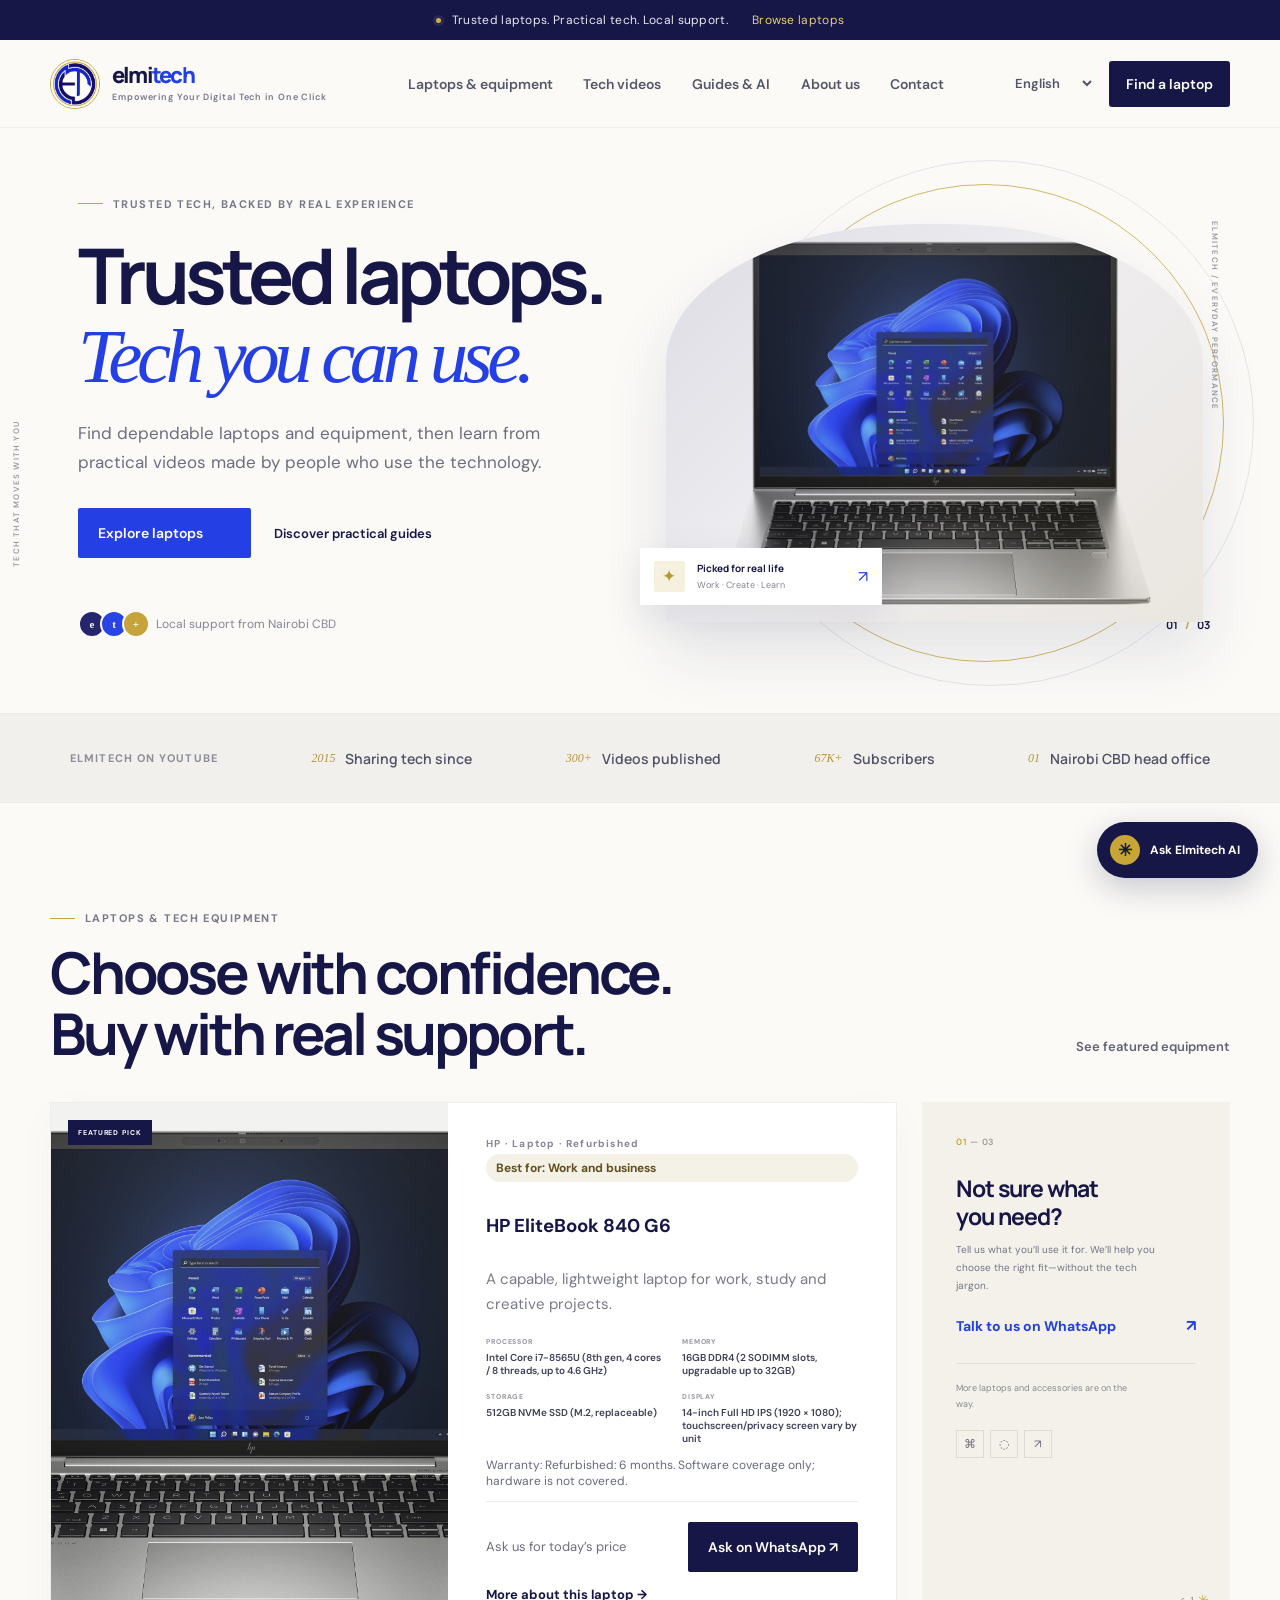
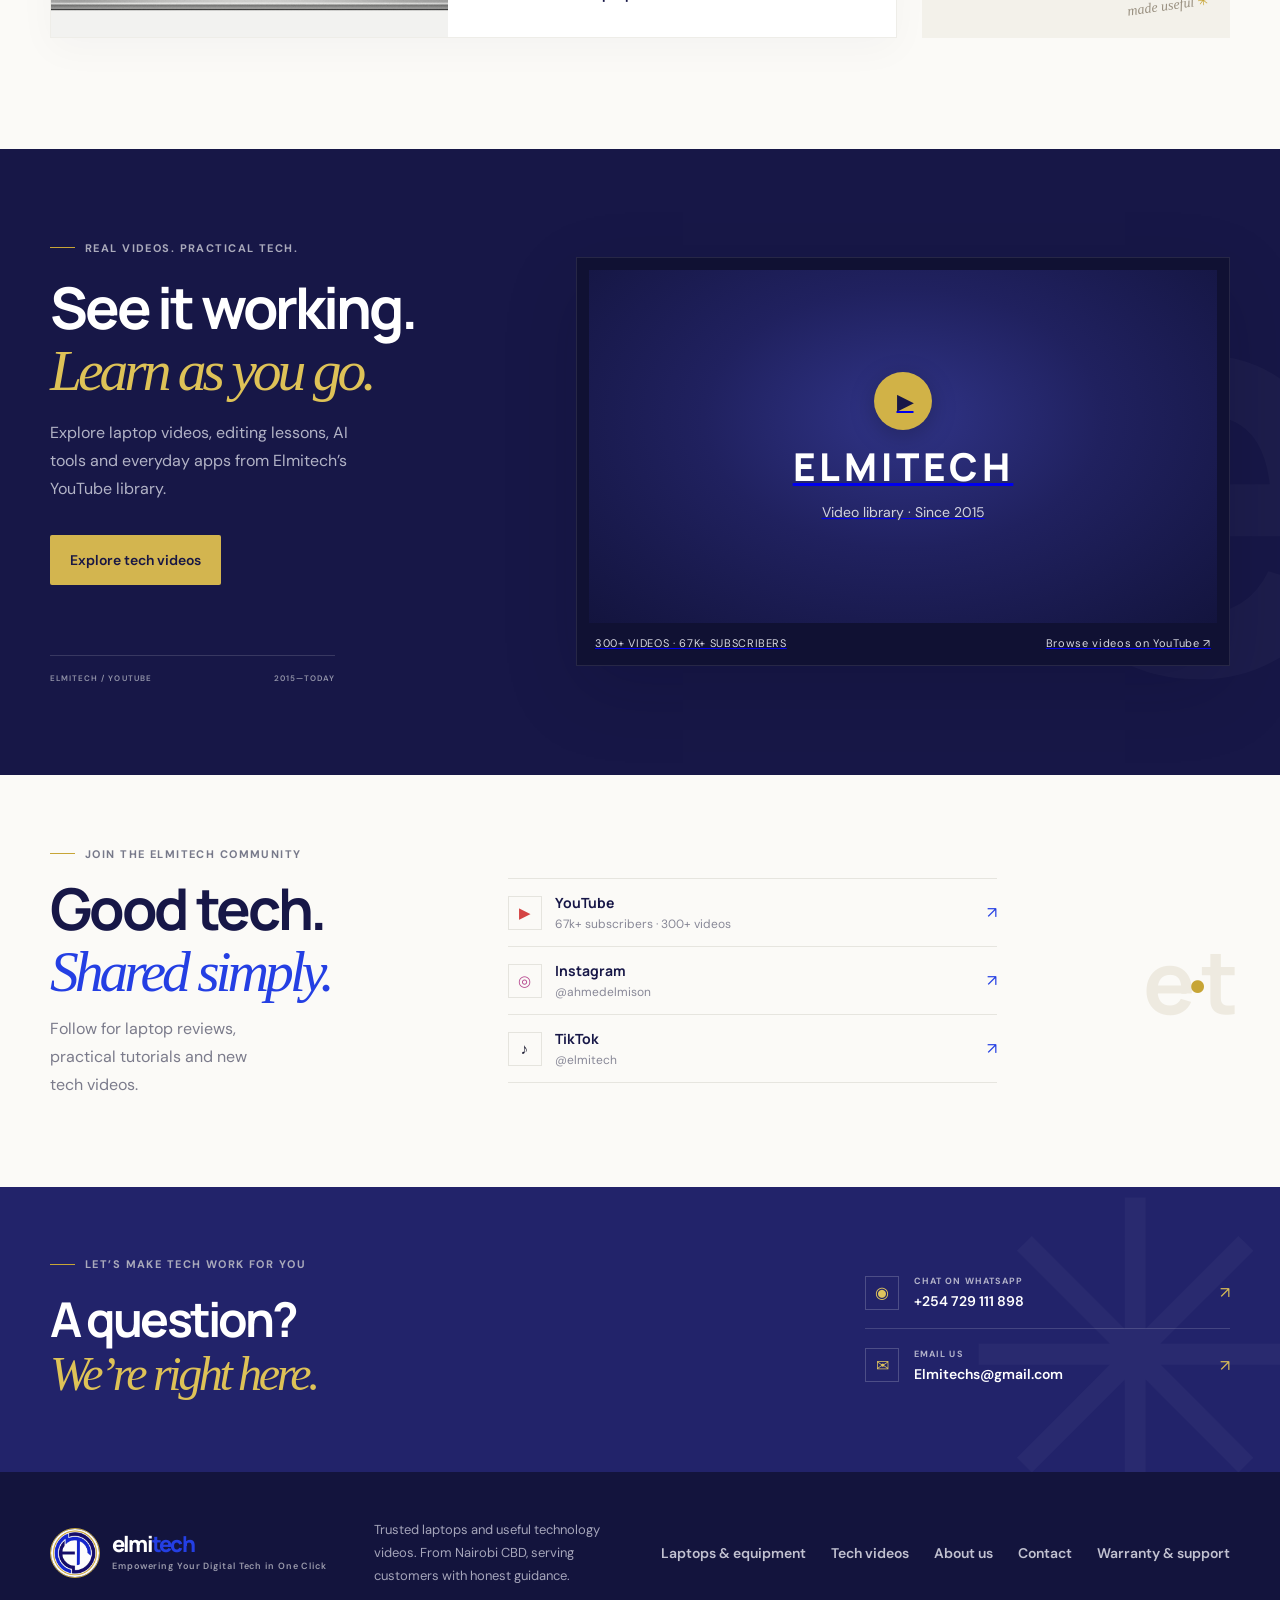
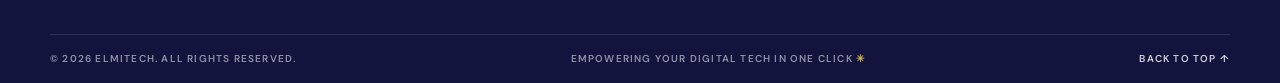
<file: index.html>
<!doctype html>
<html lang="en">
<head>
  <meta charset="utf-8">
  <meta name="viewport" content="width=device-width, initial-scale=1">
  <meta name="theme-color" content="#12134f">
  <meta name="description" content="Elmitech laptops, practical technology, video editing and AI tips. Find your next laptop and learn how to make technology work for you.">
  <title>Elmitech — Empowering Your Digital Tech in One Click</title>
  <link rel="preconnect" href="https://fonts.googleapis.com">
  <link rel="preconnect" href="https://fonts.gstatic.com" crossorigin>
  <link href="https://fonts.googleapis.com/css2?family=DM+Sans:wght@400;500;600;700&family=Manrope:wght@400;500;600;700;800&display=swap" rel="stylesheet">
  <link rel="stylesheet" href="styles.css">
  <link rel="stylesheet" href="assistant.css">
</head>
<body>
  <div class="announcement"><span class="status-dot"></span><span data-i18n="announcement">Trusted laptops. Practical tech. Local support.</span><a href="laptops.html" data-i18n="browse">Browse laptops <span aria-hidden="true">↗</span></a></div>
  <header class="site-header">
    <a class="brand" href="#home" aria-label="Elmitech home"><img src="assets/elmitech-logo.jpeg" alt="Elmitech logo"><span>elmi<span>tech</span><small>Empowering Your Digital Tech in One Click</small></span></a>
    <button class="menu-toggle" aria-label="Open navigation" aria-expanded="false"><span></span><span></span></button>
    <nav class="main-nav" aria-label="Main navigation"><a href="laptops.html" data-i18n="navShop">Laptops & equipment</a><a href="tech-videos.html" data-i18n="navVideos">Tech videos</a><a href="guides.html" data-i18n="navLearn">Guides</a><a href="about.html" data-i18n="navAbout">About</a><a href="contact.html" data-i18n="navContact">Contact</a></nav>
    <div class="header-actions"><label class="language-select"><span class="sr-only">Language</span><select id="language" aria-label="Choose language"><option value="en">English</option><option value="sw">Kiswahili</option><option value="so">Soomaali</option></select></label><a class="header-cta" href="#shop" data-i18n="findLaptop">Find a laptop <span>↗</span></a></div>
  </header>

  <main id="home">
    <section class="hero page-wrap">
      <div class="hero-copy"><div class="eyebrow"><span class="eyebrow-line"></span><span data-i18n="eyebrow">TRUSTED TECH, BACKED BY REAL EXPERIENCE</span></div><h1 data-i18n="heroTitle">Trusted laptops.<br><em>Tech you can use.</em></h1><p class="hero-lede" data-i18n="heroText">Find dependable laptops and equipment, then learn from practical videos made by people who use the technology.</p><div class="hero-actions"><a class="button button-primary" href="laptops.html" data-i18n="exploreLaptops">Explore laptops <span>↗</span></a><a class="text-link" href="tech-videos.html" data-i18n="discoverGuides">Watch tech videos <span>→</span></a></div><div class="hero-proof"><div class="proof-avatars"><span>e</span><span>t</span><span>+</span></div><span data-i18n="proof">Local support from Nairobi CBD</span></div></div>
      <div class="hero-visual"><div class="hero-orbit orbit-one"></div><div class="hero-orbit orbit-two"></div><div class="hero-image-frame"><img src="assets/hp-elitebook-840-g6.jpg" alt="HP EliteBook 840 G6 laptop"></div><div class="floating-note"><span class="note-icon">✦</span><span><strong data-i18n="pickedForYou">Picked for real life</strong><small data-i18n="workCreateLearn">Work · Create · Learn</small></span><span class="note-arrow">↗</span></div><div class="visual-index">01 <span>/</span> 03</div><div class="visual-caption">ELMITECH / EVERYDAY PERFORMANCE</div></div>
      <div class="hero-side-label">TECH THAT MOVES WITH YOU</div>
    </section>

    <section class="trust-strip"><div class="trust-inner"><span data-i18n="stripTitle">ELMITECH ON YOUTUBE</span><span class="trust-item"><i>2015</i><span data-i18n="stripLaptops">Sharing tech since</span></span><span class="trust-item"><i>300+</i><span data-i18n="stripGuides">Videos published</span></span><span class="trust-item"><i>67K+</i><span data-i18n="stripVideos">Subscribers</span></span><span class="trust-item"><i>01</i><span data-i18n="stripSupport">Nairobi CBD head office</span></span></div></section>

    <section class="shop-section section-wrap" id="shop"><div class="section-heading"><div><div class="eyebrow"><span class="eyebrow-line"></span><span data-i18n="shopEyebrow">LAPTOPS & TECH EQUIPMENT</span></div><h2 data-i18n="shopTitle">Choose with confidence.<br>Buy with real support.</h2></div><a class="text-link heading-link" href="laptops.html" data-i18n="needHelp">See all featured equipment <span>↗</span></a></div>
      <div class="product-layout"><div class="product-card"><div class="product-image"><span class="product-tag" data-i18n="featured">FEATURED PICK</span><img src="assets/hp-elitebook-840-g6.jpg" alt="HP EliteBook 840 G6, front view"><button class="image-count" aria-label="Product photo 1 of 1">01 <span>/ 01</span></button></div><div class="product-info"><div class="product-kicker">HP ELITEBOOK SERIES <span>BUSINESS · CREATIVE</span></div><div class="product-title-line"><h3>HP EliteBook 840 G6</h3></div><p class="product-summary" data-i18n="productSummary">Intel Core i7 · 16GB RAM · 512GB SSD · 14-inch Full HD display. A lightweight laptop for work, study and creative projects.</p><div class="spec-grid"><div><span>PROCESSOR</span><strong>Intel Core i7-8565U</strong></div><div><span>MEMORY</span><strong>16GB DDR4</strong></div><div><span>STORAGE</span><strong>512GB NVMe SSD</strong></div><div><span>DISPLAY</span><strong>14” Full HD IPS</strong></div></div><div class="product-bottom"><span class="ask-price" data-i18n="askPrice">Ask us for today’s price</span><a class="button button-dark whatsapp-link" href="https://wa.me/254729111898?text=Hi%20Elmitech%2C%20I%E2%80%99m%20interested%20in%20the%20HP%20EliteBook%20840%20G6." target="_blank" rel="noreferrer"><span data-i18n="askOnWhatsApp">Ask on WhatsApp</span><span>↗</span></a></div></div></div>
        <aside class="shop-aside"><div class="aside-number">01 <span>— 03</span></div><h3 data-i18n="notSureTitle">Not sure what you need?</h3><p data-i18n="notSureText">Tell us what you’ll use it for. We’ll help you choose the right fit—without the tech jargon.</p><a class="aside-link whatsapp-link" href="https://wa.me/254729111898?text=Hi%20Elmitech%2C%20can%20you%20help%20me%20choose%20a%20laptop%3F" target="_blank" rel="noreferrer"><span data-i18n="talkToUs">Talk to us on WhatsApp</span><span>↗</span></a><div class="aside-divider"></div><p class="aside-small" data-i18n="moreComing">More laptops and accessories are on the way.</p><div class="coming-icons"><span>⌘</span><span>◌</span><span>↗</span></div><span class="scribble">made useful <b>✳</b></span></aside></div>
    </section>

    <section class="learn-section" id="learn"><div class="learn-inner section-wrap"><div class="learn-copy"><div class="eyebrow eyebrow-light"><span class="eyebrow-line"></span><span data-i18n="learnEyebrow">REAL VIDEOS. PRACTICAL TECH.</span></div><h2 data-i18n="learnTitle">See it working.<br><em>Learn as you go.</em></h2><p data-i18n="learnText">Explore laptop videos, editing lessons, AI tools and everyday apps from Elmitech’s YouTube library.</p><a class="button button-gold" href="tech-videos.html" data-i18n="watchOnYoutube">Explore tech videos <span>↗</span></a><div class="learn-footnote"><span>ELMITECH / YOUTUBE</span><span>2015—TODAY</span></div></div><a class="video-feature video-channel-link" href="https://www.youtube.com/@elmitech/videos" target="_blank" rel="noreferrer" aria-label="Open Elmitech YouTube videos"><div class="video-channel-preview"><span class="video-play-button" aria-hidden="true">▶</span><strong>ELMITECH</strong><small>Video library · Since 2015</small></div><div class="video-feature-caption"><span>300+ VIDEOS · 67K+ SUBSCRIBERS</span><span>Browse videos on YouTube ↗</span></div></a></div></section>

    <section class="social-section section-wrap"><div class="social-label"><div class="eyebrow"><span class="eyebrow-line"></span><span data-i18n="followEyebrow">JOIN THE ELMITECH COMMUNITY</span></div><h2 data-i18n="followTitle">Good tech.<br><em>Shared simply.</em></h2><p data-i18n="followText">Follow for laptop reviews, practical tutorials and new tech videos.</p></div><div class="social-links"><a href="https://www.youtube.com/@elmitech" target="_blank" rel="noreferrer"><span class="social-icon youtube-icon">▶</span><span><strong>YouTube</strong><small>67k+ subscribers · 300+ videos</small></span><span class="social-arrow">↗</span></a><a href="https://www.instagram.com/ahmedelmison/" target="_blank" rel="noreferrer"><span class="social-icon instagram-icon">◎</span><span><strong>Instagram</strong><small>@ahmedelmison</small></span><span class="social-arrow">↗</span></a><a href="https://www.tiktok.com/@elmitech?lang=en" target="_blank" rel="noreferrer"><span class="social-icon tiktok-icon">♪</span><span><strong>TikTok</strong><small>@elmitech</small></span><span class="social-arrow">↗</span></a></div><div class="social-mark">e<span>·</span>t</div></section>

    <section class="contact-section" id="contact"><div class="contact-inner section-wrap"><div><div class="eyebrow eyebrow-light"><span class="eyebrow-line"></span><span data-i18n="contactEyebrow">LET’S MAKE TECH WORK FOR YOU</span></div><h2 data-i18n="contactTitle">A question?<br><em>We’re right here.</em></h2></div><div class="contact-actions"><a class="contact-action whatsapp-link" href="https://wa.me/254729111898" target="_blank" rel="noreferrer"><span class="contact-action-icon">◉</span><span><small data-i18n="chatOn">CHAT ON WHATSAPP</small><strong>+254 729 111 898</strong></span><span class="contact-arrow">↗</span></a><a class="contact-action" href="mailto:Elmitechs@gmail.com"><span class="contact-action-icon">✉</span><span><small data-i18n="emailUs">EMAIL US</small><strong>Elmitechs@gmail.com</strong></span><span class="contact-arrow">↗</span></a></div></div></section>
  </main>
  <footer class="site-footer" id="about"><div class="footer-main section-wrap"><a class="brand brand-footer" href="index.html"><img src="assets/elmitech-logo.jpeg" alt=""><span>elmi<span>tech</span><small data-i18n="footerTag">Empowering Your Digital Tech in One Click</small></span></a><p data-i18n="footerText">Trusted laptops and useful technology videos. From Nairobi CBD, serving customers with honest guidance.</p><div class="footer-nav"><a href="laptops.html" data-i18n="navShop">Laptops & equipment</a><a href="tech-videos.html" data-i18n="navVideos">Tech videos</a><a href="about.html" data-i18n="navAbout">About</a><a href="contact.html" data-i18n="navContact">Contact</a><a href="policies.html">Warranty & support</a></div></div><div class="footer-bottom section-wrap"><span>© <span id="year"></span> ELMITECH. <span data-i18n="rights">ALL RIGHTS RESERVED.</span></span><span>EMPOWERING YOUR DIGITAL TECH IN ONE CLICK <b>✳</b></span><a href="#home" data-i18n="backTop">BACK TO TOP ↑</a></div></footer>
  <section class="assistant" aria-label="Elmitech AI assistant">
    <div class="assistant-panel" id="assistant-panel" aria-labelledby="assistant-title" hidden>
      <div class="assistant-header"><span class="assistant-mark" aria-hidden="true">e</span><div><strong id="assistant-title">Elmitech AI</strong><small data-assistant-copy="subtitle">Friendly tech help · AI assistant</small></div><button class="assistant-close" type="button" aria-label="Close chat">×</button></div>
      <div class="assistant-disclosure" data-assistant-copy="disclosure">I’m Elmitech’s AI assistant. I can help with listed laptops and everyday tech questions. Prices and stock need human confirmation.</div>
      <div class="assistant-messages" id="assistant-messages" aria-live="polite" aria-relevant="additions text"></div>
      <div class="assistant-prompts" id="assistant-prompts"><button type="button" data-prompt="Help me choose a laptop">Help me choose</button><button type="button" data-prompt="Is the HP EliteBook 840 G6 good for video editing?">Video editing?</button></div>
      <form class="assistant-form" id="assistant-form"><label class="sr-only" for="assistant-input" data-assistant-copy="inputLabel">Ask Elmitech AI</label><input id="assistant-input" name="message" maxlength="600" autocomplete="off" placeholder="Ask me anything about tech…" required><button type="submit" aria-label="Send message">↑</button></form>
      <div class="assistant-foot"><span data-assistant-copy="privacy">Please don’t share passwords or payment details.</span><a href="https://wa.me/254729111898" target="_blank" rel="noreferrer" data-assistant-copy="human">Talk to our team ↗</a></div>
    </div>
    <button class="assistant-launcher" id="assistant-launcher" type="button" aria-expanded="false" aria-controls="assistant-panel"><span class="assistant-launcher-icon" aria-hidden="true">✳</span><span data-assistant-copy="open">Ask Elmitech AI</span></button>
  </section>
  <script src="script.js"></script>
  <script src="site-translations.js"></script>
  <script src="assistant.js"></script>
  <script src="content-manager.js"></script>
</body>
</html>
</file>
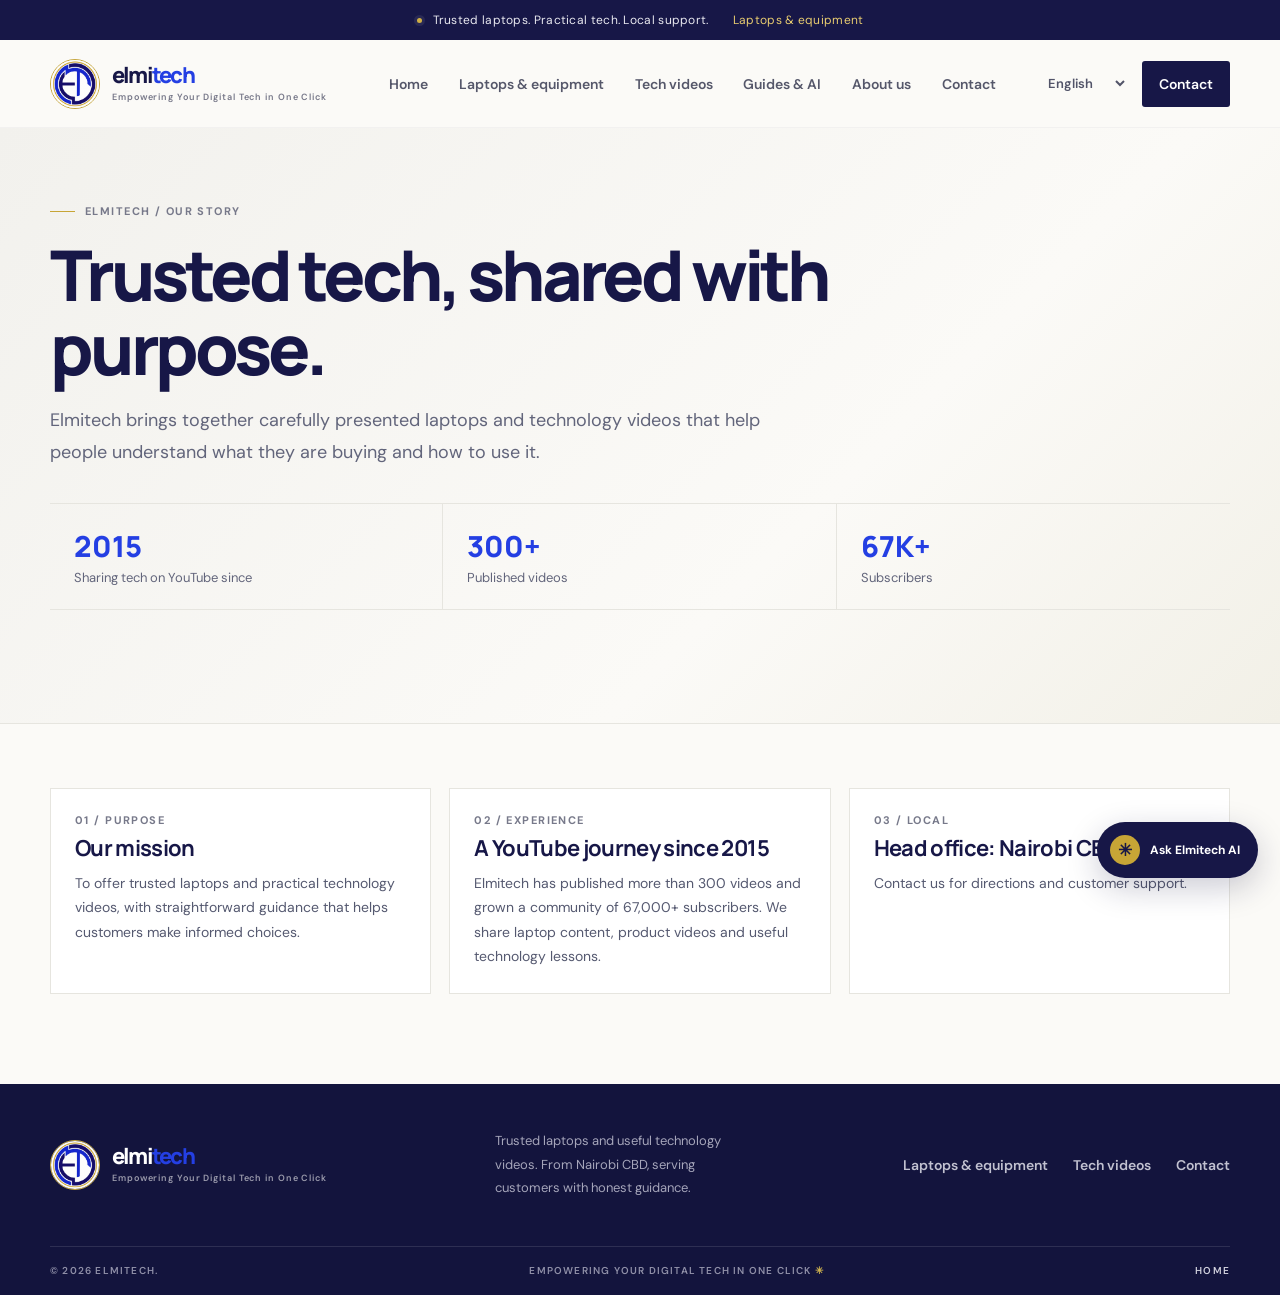
<file: about.html>
<!doctype html>
<html lang="en"><head><meta charset="utf-8"><meta name="viewport" content="width=device-width, initial-scale=1"><meta name="theme-color" content="#171747"><meta name="description" content="Learn about Elmitech: trusted laptops, practical technology videos and customer support from Nairobi CBD."><title>About Elmitech</title><link rel="preconnect" href="https://fonts.googleapis.com"><link rel="preconnect" href="https://fonts.gstatic.com" crossorigin><link href="https://fonts.googleapis.com/css2?family=DM+Sans:wght@400;500;600;700&family=Manrope:wght@400;500;600;700;800&display=swap" rel="stylesheet"><link rel="stylesheet" href="styles.css"></head>
<body><div class="announcement"><span class="status-dot"></span><span data-i18n="announcement">Trusted laptops. Practical tech. Local support.</span><a href="laptops.html" data-i18n="navShop">Laptops & equipment</a></div><header class="site-header"><a class="brand" href="index.html"><img src="assets/elmitech-logo.jpeg" alt="Elmitech logo"><span>elmi<span>tech</span><small>Empowering Your Digital Tech in One Click</small></span></a><button class="menu-toggle" aria-label="Open navigation" aria-expanded="false"><span></span><span></span></button><nav class="main-nav" aria-label="Main navigation"><a href="index.html" data-i18n="navHome">Home</a><a href="laptops.html" data-i18n="navShop">Laptops & equipment</a><a href="tech-videos.html" data-i18n="navVideos">Tech videos</a><a href="guides.html" data-i18n="navLearn">Guides & AI</a><a href="about.html" data-i18n="navAbout">About us</a><a href="contact.html" data-i18n="navContact">Contact</a></nav><div class="header-actions"><label class="language-select"><span class="sr-only">Language</span><select id="language" aria-label="Choose language"><option value="en">English</option><option value="sw">Kiswahili</option><option value="so">Soomaali</option></select></label><a class="header-cta" href="contact.html" data-i18n="navContact">Contact</a></div></header>
<main><section class="subpage-hero"><div class="section-wrap"><div class="eyebrow"><span class="eyebrow-line"></span>ELMITECH / OUR STORY</div><h1 data-i18n="pageAboutTitle">Trusted tech, shared with purpose.</h1><p data-i18n="pageAboutIntro">Elmitech brings together carefully presented laptops and technology videos that help people understand what they are buying and how to use it.</p><div class="stats-band"><div><strong>2015</strong><span data-i18n="statSince">Elmitech on YouTube since</span></div><div><strong>300+</strong><span data-i18n="statVideos">Videos published</span></div><div><strong>67K+</strong><span data-i18n="statSubscribers">Community subscribers</span></div></div></div></section><section class="subpage-content section-wrap"><div class="info-grid"><article class="info-card"><div class="eyebrow">01 / PURPOSE</div><h3 data-i18n="missionTitle">Our mission</h3><p data-i18n="missionText">To offer trusted laptops and practical technology videos, with straightforward guidance that helps customers make informed choices.</p></article><article class="info-card"><div class="eyebrow">02 / EXPERIENCE</div><h3 data-i18n="experienceTitle">A YouTube journey since 2015</h3><p data-i18n="experienceText">Elmitech has published 300+ videos and built a community of 67,000+ subscribers.</p></article><article class="info-card"><div class="eyebrow">03 / LOCAL</div><h3 data-i18n="aboutOffice">Head office: Nairobi CBD, Kenya</h3><p>Contact us for directions and customer support.</p></article></div></section></main>
<footer class="site-footer"><div class="footer-main section-wrap"><a class="brand brand-footer" href="index.html"><img src="assets/elmitech-logo.jpeg" alt=""><span>elmi<span>tech</span><small>Empowering Your Digital Tech in One Click</small></span></a><p data-i18n="footerText">Trusted laptops and useful technology videos. From Nairobi CBD, serving customers with honest guidance.</p><div class="footer-nav"><a href="laptops.html" data-i18n="navShop">Laptops & equipment</a><a href="tech-videos.html" data-i18n="navVideos">Tech videos</a><a href="contact.html" data-i18n="navContact">Contact</a></div></div><div class="footer-bottom section-wrap"><span>© <span id="year"></span> ELMITECH.</span><span>EMPOWERING YOUR DIGITAL TECH IN ONE CLICK <b>✳</b></span><a href="index.html">HOME</a></div></footer><script src="script.js"></script><script src="site-translations.js"></script><script src="assistant-widget.js"></script></body></html>
</file>
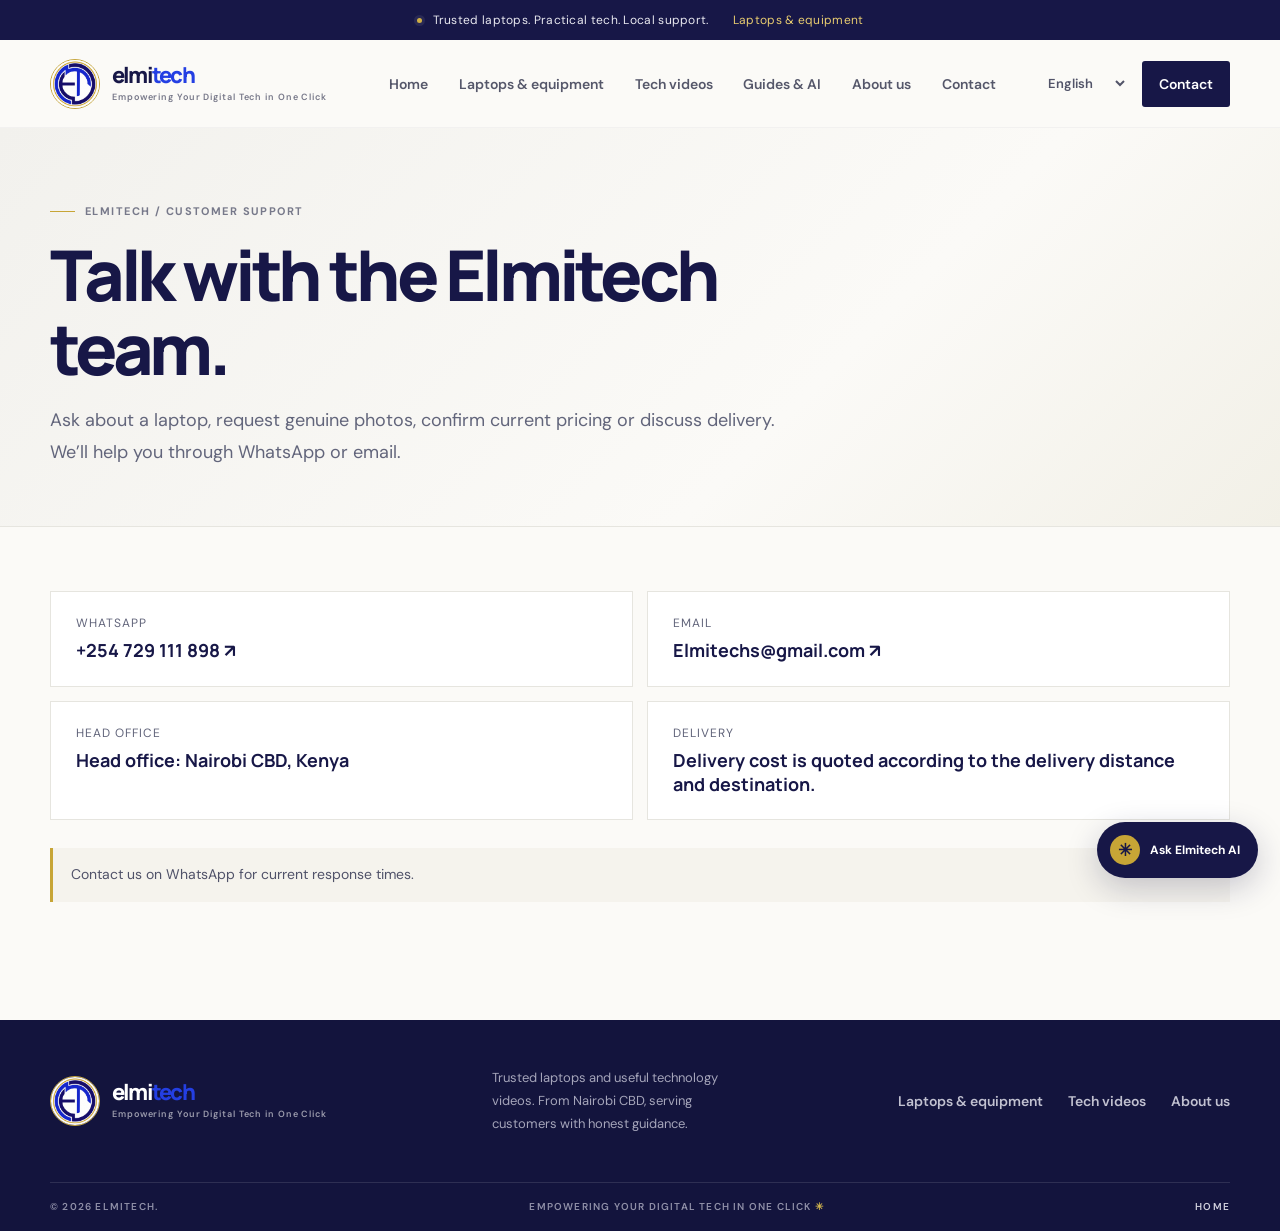
<file: contact.html>
<!doctype html>
<html lang="en"><head><meta charset="utf-8"><meta name="viewport" content="width=device-width, initial-scale=1"><meta name="theme-color" content="#171747"><meta name="description" content="Contact Elmitech on WhatsApp or email about laptops, current price, availability, photos and delivery from Nairobi CBD."><title>Contact Elmitech</title><link rel="preconnect" href="https://fonts.googleapis.com"><link rel="preconnect" href="https://fonts.gstatic.com" crossorigin><link href="https://fonts.googleapis.com/css2?family=DM+Sans:wght@400;500;600;700&family=Manrope:wght@400;500;600;700;800&display=swap" rel="stylesheet"><link rel="stylesheet" href="styles.css"></head>
<body><div class="announcement"><span class="status-dot"></span><span data-i18n="announcement">Trusted laptops. Practical tech. Local support.</span><a href="laptops.html" data-i18n="navShop">Laptops & equipment</a></div><header class="site-header"><a class="brand" href="index.html"><img src="assets/elmitech-logo.jpeg" alt="Elmitech logo"><span>elmi<span>tech</span><small>Empowering Your Digital Tech in One Click</small></span></a><button class="menu-toggle" aria-label="Open navigation" aria-expanded="false"><span></span><span></span></button><nav class="main-nav" aria-label="Main navigation"><a href="index.html" data-i18n="navHome">Home</a><a href="laptops.html" data-i18n="navShop">Laptops & equipment</a><a href="tech-videos.html" data-i18n="navVideos">Tech videos</a><a href="guides.html" data-i18n="navLearn">Guides & AI</a><a href="about.html" data-i18n="navAbout">About us</a><a href="contact.html" data-i18n="navContact">Contact</a></nav><div class="header-actions"><label class="language-select"><span class="sr-only">Language</span><select id="language" aria-label="Choose language"><option value="en">English</option><option value="sw">Kiswahili</option><option value="so">Soomaali</option></select></label><a class="header-cta" href="https://wa.me/254729111898" data-i18n="navContact">Contact us</a></div></header>
<main><section class="subpage-hero"><div class="section-wrap"><div class="eyebrow"><span class="eyebrow-line"></span>ELMITECH / CUSTOMER SUPPORT</div><h1 data-i18n="pageContactTitle">Talk with the Elmitech team.</h1><p data-i18n="pageContactIntro">Ask about a laptop, request genuine photos, confirm current pricing or discuss delivery. We’ll help you through WhatsApp or email.</p></div></section><section class="subpage-content section-wrap"><div class="contact-grid"><a class="contact-card" href="https://wa.me/254729111898" target="_blank" rel="noreferrer"><span data-i18n="whatsappLabel">WhatsApp</span><strong>+254 729 111 898 ↗</strong></a><a class="contact-card" href="mailto:Elmitechs@gmail.com"><span data-i18n="emailLabel">Email</span><strong>Elmitechs@gmail.com ↗</strong></a><div class="contact-card"><span data-i18n="officeLabel">Head office</span><strong data-i18n="aboutOffice">Nairobi CBD, Kenya</strong></div><div class="contact-card"><span data-i18n="deliveryLabel">Delivery</span><strong data-i18n="deliveryText">Cost is quoted according to distance and destination.</strong></div></div><div class="trust-note" data-i18n="contactHours">Contact us on WhatsApp for current response times.</div></section></main>
<footer class="site-footer"><div class="footer-main section-wrap"><a class="brand brand-footer" href="index.html"><img src="assets/elmitech-logo.jpeg" alt=""><span>elmi<span>tech</span><small>Empowering Your Digital Tech in One Click</small></span></a><p data-i18n="footerText">Trusted laptops and useful technology videos. From Nairobi CBD, serving customers with honest guidance.</p><div class="footer-nav"><a href="laptops.html" data-i18n="navShop">Laptops & equipment</a><a href="tech-videos.html" data-i18n="navVideos">Tech videos</a><a href="about.html" data-i18n="navAbout">About us</a></div></div><div class="footer-bottom section-wrap"><span>© <span id="year"></span> ELMITECH.</span><span>EMPOWERING YOUR DIGITAL TECH IN ONE CLICK <b>✳</b></span><a href="index.html">HOME</a></div></footer><script src="script.js"></script><script src="site-translations.js"></script><script src="assistant-widget.js"></script></body></html>
</file>
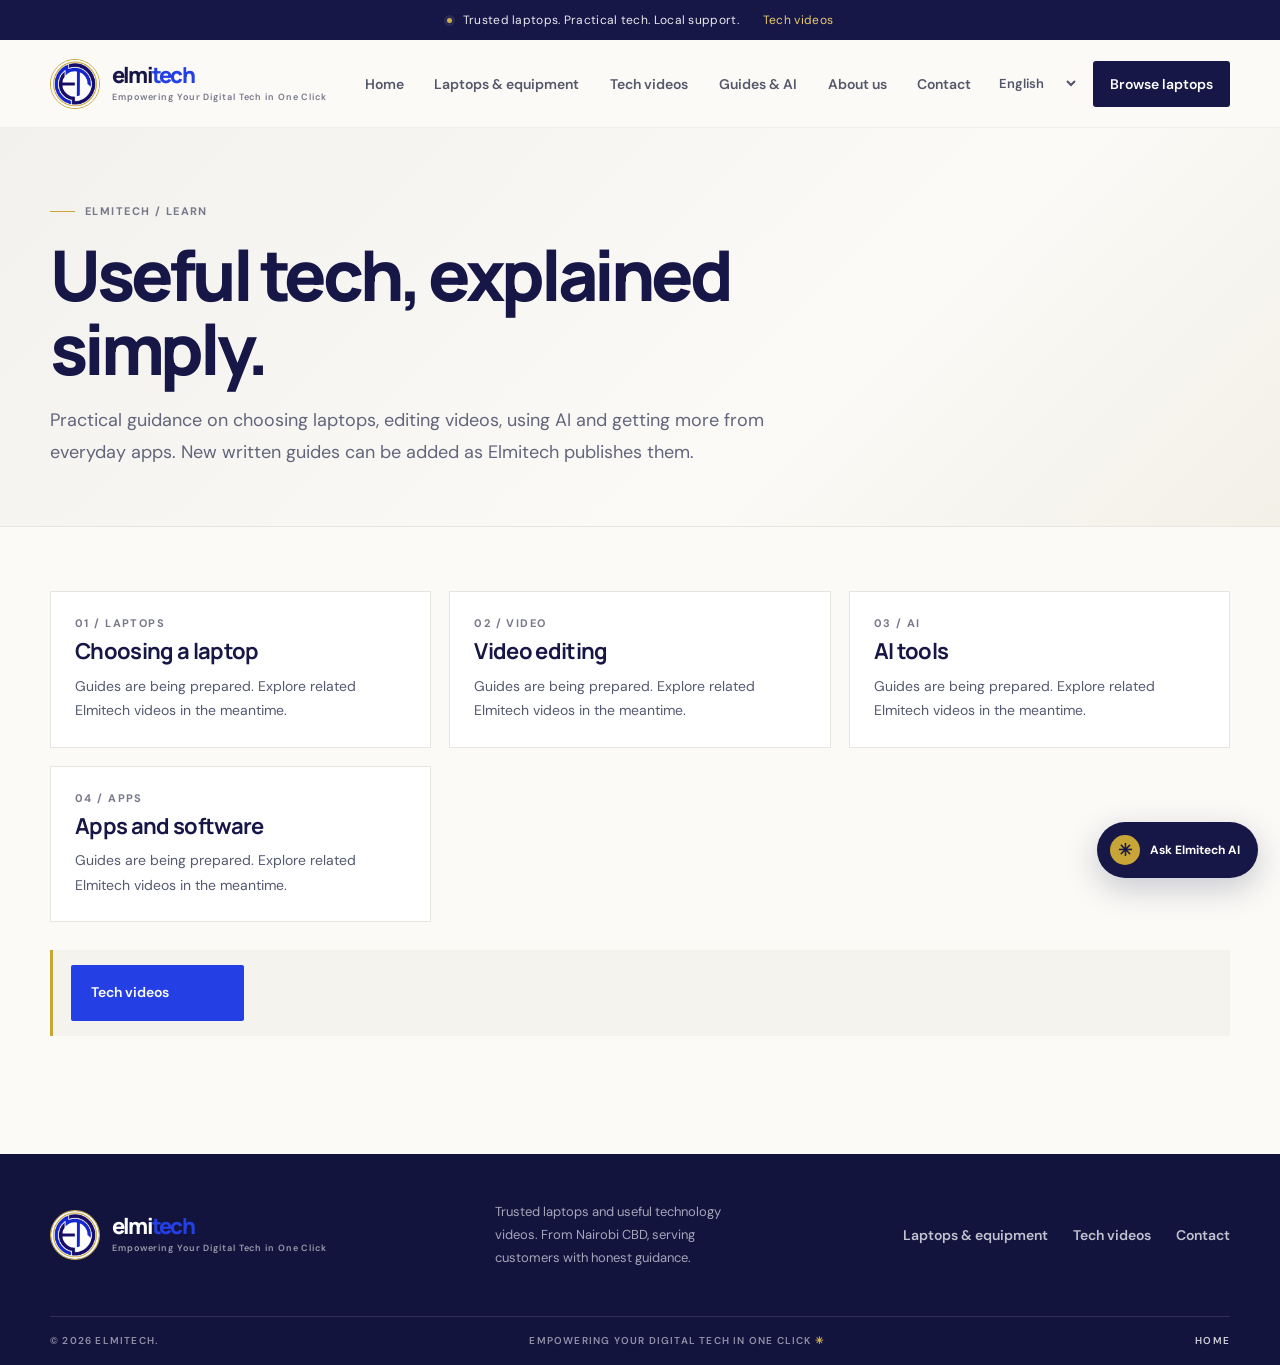
<file: guides.html>
<!doctype html>
<html lang="en"><head><meta charset="utf-8"><meta name="viewport" content="width=device-width, initial-scale=1"><meta name="theme-color" content="#171747"><meta name="description" content="Practical Elmitech guides for choosing laptops, editing video, AI tools and useful apps."><title>Guides & AI | Elmitech</title><link rel="preconnect" href="https://fonts.googleapis.com"><link rel="preconnect" href="https://fonts.gstatic.com" crossorigin><link href="https://fonts.googleapis.com/css2?family=DM+Sans:wght@400;500;600;700&family=Manrope:wght@400;500;600;700;800&display=swap" rel="stylesheet"><link rel="stylesheet" href="styles.css"></head>
<body><div class="announcement"><span class="status-dot"></span><span data-i18n="announcement">Trusted laptops. Practical tech. Local support.</span><a href="tech-videos.html" data-i18n="navVideos">Tech videos</a></div><header class="site-header"><a class="brand" href="index.html"><img src="assets/elmitech-logo.jpeg" alt="Elmitech logo"><span>elmi<span>tech</span><small>Empowering Your Digital Tech in One Click</small></span></a><button class="menu-toggle" aria-label="Open navigation" aria-expanded="false"><span></span><span></span></button><nav class="main-nav" aria-label="Main navigation"><a href="index.html" data-i18n="navHome">Home</a><a href="laptops.html" data-i18n="navShop">Laptops & equipment</a><a href="tech-videos.html" data-i18n="navVideos">Tech videos</a><a href="guides.html" data-i18n="navLearn">Guides & AI</a><a href="about.html" data-i18n="navAbout">About us</a><a href="contact.html" data-i18n="navContact">Contact</a></nav><div class="header-actions"><label class="language-select"><span class="sr-only">Language</span><select id="language" aria-label="Choose language"><option value="en">English</option><option value="sw">Kiswahili</option><option value="so">Soomaali</option></select></label><a class="header-cta" href="laptops.html" data-i18n="navCta">Browse laptops <span>↗</span></a></div></header>
<main><section class="subpage-hero"><div class="section-wrap"><div class="eyebrow"><span class="eyebrow-line"></span>ELMITECH / LEARN</div><h1 data-i18n="pageGuidesTitle">Useful tech, explained simply.</h1><p data-i18n="pageGuidesIntro">Practical guidance on choosing laptops, editing videos, using AI and getting more from everyday apps. New written guides can be added as Elmitech publishes them.</p></div></section><section class="subpage-content section-wrap"><div class="info-grid"><article class="info-card"><div class="eyebrow">01 / LAPTOPS</div><h3 data-i18n="guideLaptop">Choosing a laptop</h3><p data-i18n="guideComing">Guides are being prepared. Explore related Elmitech videos in the meantime.</p></article><article class="info-card"><div class="eyebrow">02 / VIDEO</div><h3 data-i18n="guideVideo">Video editing</h3><p data-i18n="guideComing">Guides are being prepared. Explore related Elmitech videos in the meantime.</p></article><article class="info-card"><div class="eyebrow">03 / AI</div><h3 data-i18n="guideAi">AI tools</h3><p data-i18n="guideComing">Guides are being prepared. Explore related Elmitech videos in the meantime.</p></article><article class="info-card"><div class="eyebrow">04 / APPS</div><h3 data-i18n="guideApps">Apps and software</h3><p data-i18n="guideComing">Guides are being prepared. Explore related Elmitech videos in the meantime.</p></article></div><div class="trust-note"><a class="button button-primary" href="tech-videos.html" data-i18n="navVideos">Explore tech videos</a></div></section></main>
<footer class="site-footer"><div class="footer-main section-wrap"><a class="brand brand-footer" href="index.html"><img src="assets/elmitech-logo.jpeg" alt=""><span>elmi<span>tech</span><small>Empowering Your Digital Tech in One Click</small></span></a><p data-i18n="footerText">Trusted laptops and useful technology videos. From Nairobi CBD, serving customers with honest guidance.</p><div class="footer-nav"><a href="laptops.html" data-i18n="navShop">Laptops & equipment</a><a href="tech-videos.html" data-i18n="navVideos">Tech videos</a><a href="contact.html" data-i18n="navContact">Contact</a></div></div><div class="footer-bottom section-wrap"><span>© <span id="year"></span> ELMITECH.</span><span>EMPOWERING YOUR DIGITAL TECH IN ONE CLICK <b>✳</b></span><a href="index.html">HOME</a></div></footer><script src="script.js"></script><script src="site-translations.js"></script><script src="assistant-widget.js"></script>  <script src="content-manager.js"></script>
</body></html>
</file>
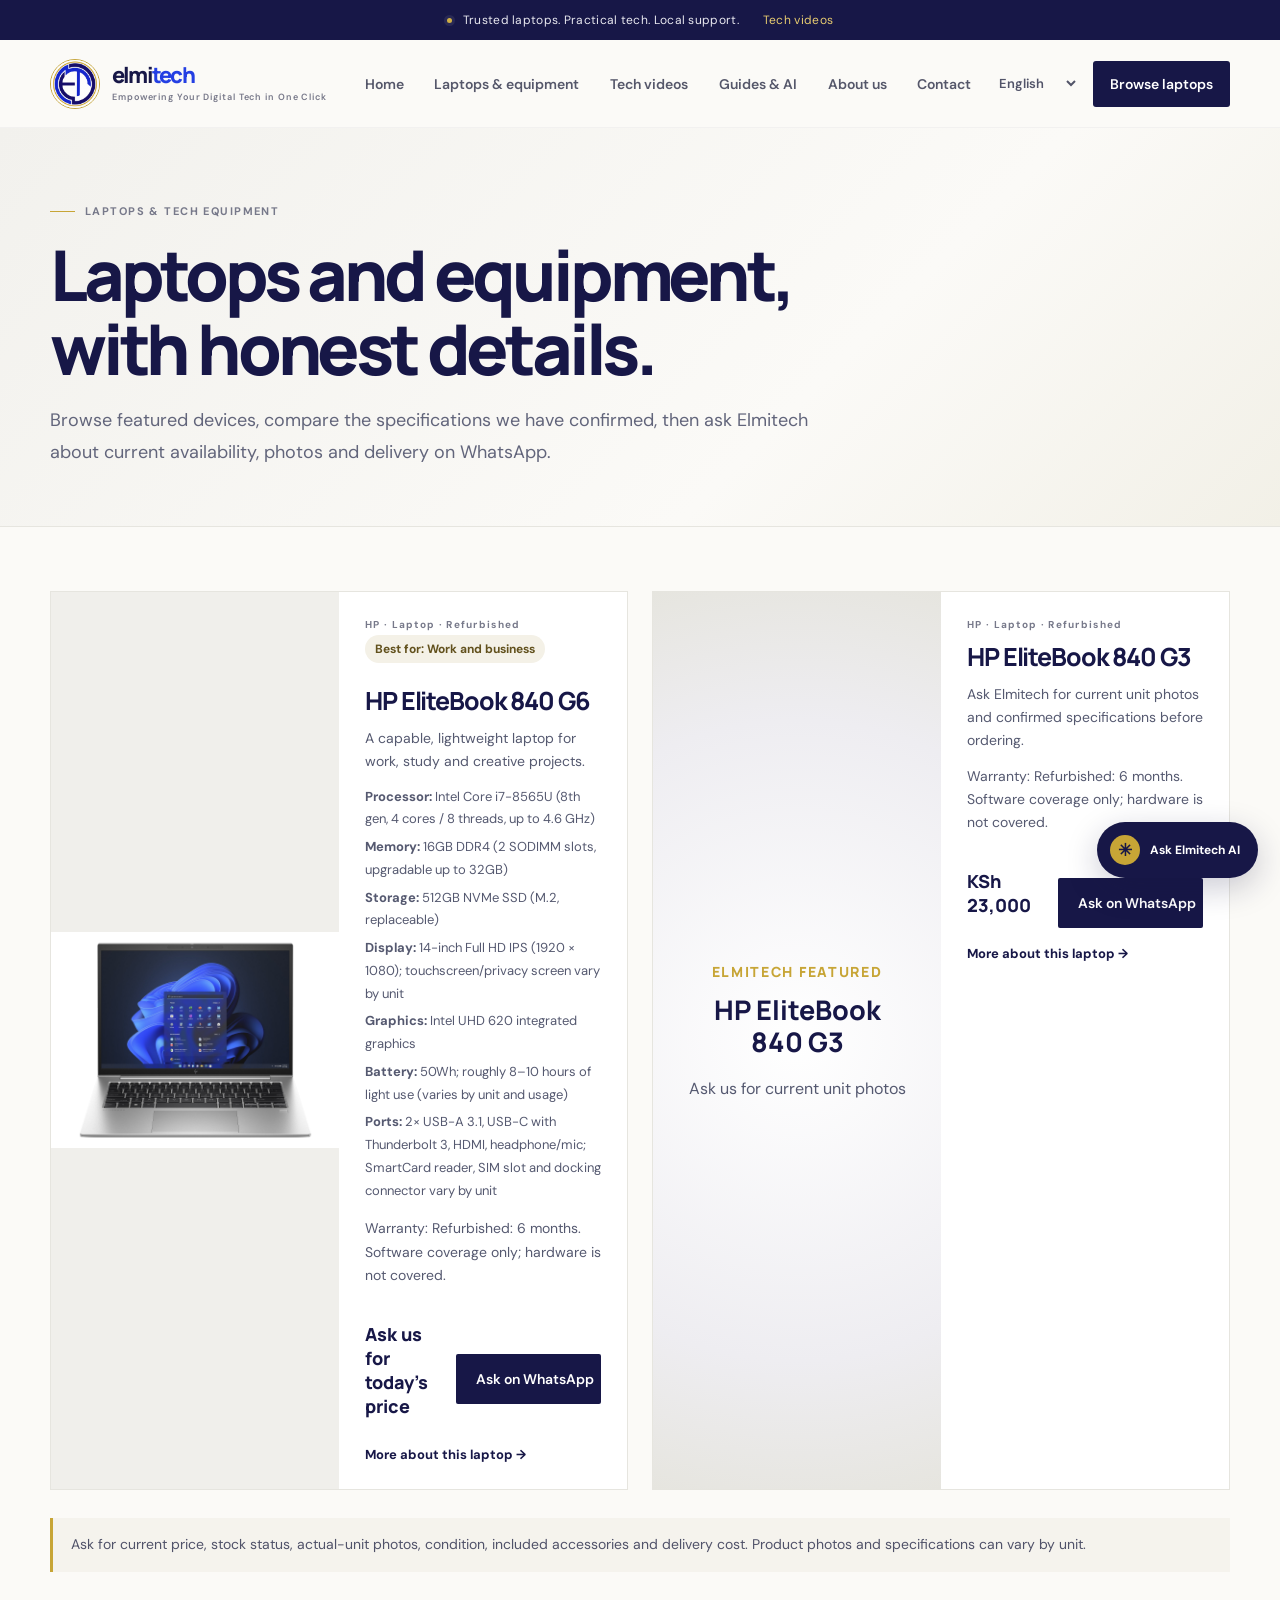
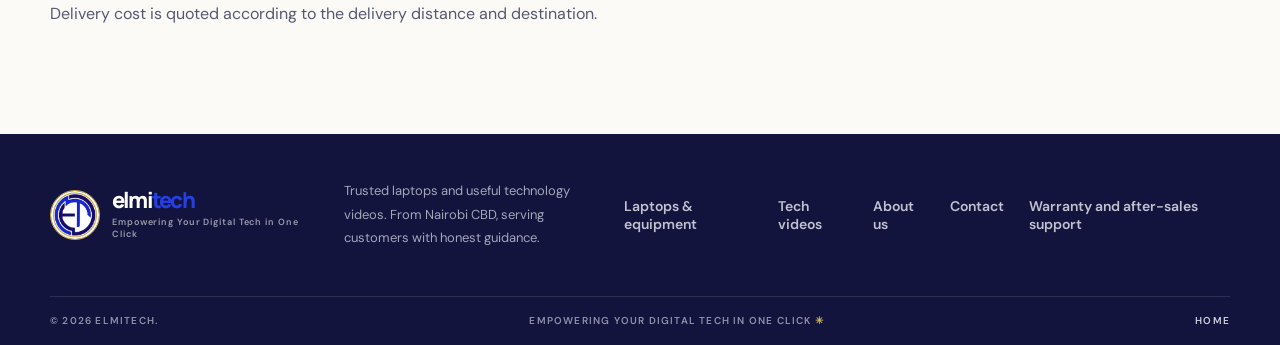
<file: laptops.html>
<!doctype html>
<html lang="en">
<head><meta charset="utf-8"><meta name="viewport" content="width=device-width, initial-scale=1"><meta name="theme-color" content="#171747"><meta name="description" content="Browse Elmitech featured laptops and technology equipment. Ask on WhatsApp to confirm price, condition, availability and delivery."><title>Laptops & Equipment | Elmitech</title><link rel="preconnect" href="https://fonts.googleapis.com"><link rel="preconnect" href="https://fonts.gstatic.com" crossorigin><link href="https://fonts.googleapis.com/css2?family=DM+Sans:wght@400;500;600;700&family=Manrope:wght@400;500;600;700;800&display=swap" rel="stylesheet"><link rel="stylesheet" href="styles.css"></head>
<body><div class="announcement"><span class="status-dot"></span><span data-i18n="announcement">Trusted laptops. Practical tech. Local support.</span><a href="tech-videos.html" data-i18n="navVideos">Tech videos</a></div>
<header class="site-header"><a class="brand" href="index.html" aria-label="Elmitech home"><img src="assets/elmitech-logo.jpeg" alt="Elmitech logo"><span>elmi<span>tech</span><small>Empowering Your Digital Tech in One Click</small></span></a><button class="menu-toggle" aria-label="Open navigation" aria-expanded="false"><span></span><span></span></button><nav class="main-nav" aria-label="Main navigation"><a href="index.html" data-i18n="navHome">Home</a><a href="laptops.html" data-i18n="navShop">Laptops & equipment</a><a href="tech-videos.html" data-i18n="navVideos">Tech videos</a><a href="guides.html" data-i18n="navLearn">Guides & AI</a><a href="about.html" data-i18n="navAbout">About us</a><a href="contact.html" data-i18n="navContact">Contact</a></nav><div class="header-actions"><label class="language-select"><span class="sr-only">Language</span><select id="language" aria-label="Choose language"><option value="en">English</option><option value="sw">Kiswahili</option><option value="so">Soomaali</option></select></label><a class="header-cta" href="contact.html" data-i18n="navCta">Browse laptops <span>↗</span></a></div></header>
<main><section class="subpage-hero"><div class="section-wrap"><div class="eyebrow"><span class="eyebrow-line"></span><span data-i18n="shopEyebrow">LAPTOPS & TECH EQUIPMENT</span></div><h1 data-i18n="pageLaptopsTitle">Laptops and equipment, with honest details.</h1><p data-i18n="pageLaptopsIntro">Browse featured devices, compare confirmed specifications, then ask Elmitech about current availability, photos and delivery on WhatsApp.</p></div></section>
<section class="subpage-content section-wrap"><div class="catalog-grid">
  <article class="catalog-card"><div class="catalog-photo"><img src="assets/hp-elitebook-840-g6.jpg" alt="HP EliteBook 840 G6, product image"></div><div class="catalog-copy"><div class="eyebrow">FEATURED LAPTOP</div><h2>HP EliteBook 840 G6</h2><p data-i18n="productG6Desc">A lightweight 14-inch business laptop for work, study and everyday creative projects.</p><ul class="catalog-specs"><li><strong>CPU:</strong> Intel Core i7-8565U</li><li><strong>Memory:</strong> 16GB DDR4</li><li><strong>Storage:</strong> 512GB NVMe SSD</li><li><strong>Display:</strong> 14-inch Full HD IPS</li></ul><div class="catalog-price" data-i18n="priceConfirm">Ask on WhatsApp to confirm price and availability.</div><a class="button button-dark" href="product-hp-elitebook-840-g6.html" data-i18n="viewDetails">View laptop details</a></div></article>
  <article class="catalog-card"><div class="catalog-photo catalog-photo-placeholder"><div><span>ELMITECH FEATURED</span><strong>HP EliteBook<br>840 G3</strong><p data-i18n="photoComing">Real unit photos are being added</p></div></div><div class="catalog-copy"><div class="eyebrow">FEATURED LAPTOP</div><h2>HP EliteBook 840 G3</h2><p data-i18n="productG3Desc">Ask us for current unit photos and details before ordering.</p><div class="catalog-price"><span data-i18n="priceG3">KSh 23,000</span><small data-i18n="priceConfirm">Price and availability are confirmed on WhatsApp.</small></div><a class="button button-dark" href="product-hp-elitebook-840-g3.html" data-i18n="viewDetails">View laptop details</a></div></article>
</div><div class="trust-note" data-i18n="policyConfirmText">Ask for current price, stock status, actual-unit photos, condition, included accessories and delivery cost. Photos and specifications can vary by unit.</div><p data-i18n="deliveryText">Delivery cost is quoted according to delivery distance and destination.</p></section></main>
<footer class="site-footer"><div class="footer-main section-wrap"><a class="brand brand-footer" href="index.html"><img src="assets/elmitech-logo.jpeg" alt=""><span>elmi<span>tech</span><small>Empowering Your Digital Tech in One Click</small></span></a><p data-i18n="footerText">Trusted laptops and useful technology videos. From Nairobi CBD, serving customers with honest guidance.</p><div class="footer-nav"><a href="laptops.html" data-i18n="navShop">Laptops & equipment</a><a href="tech-videos.html" data-i18n="navVideos">Tech videos</a><a href="about.html" data-i18n="navAbout">About us</a><a href="contact.html" data-i18n="navContact">Contact</a><a href="policies.html" data-i18n="pagePolicyTitle">Warranty & support</a></div></div><div class="footer-bottom section-wrap"><span>© <span id="year"></span> ELMITECH.</span><span>EMPOWERING YOUR DIGITAL TECH IN ONE CLICK <b>✳</b></span><a href="index.html">HOME</a></div></footer><script src="script.js"></script><script src="site-translations.js"></script><script src="assistant-widget.js"></script>  <script src="content-manager.js"></script>
</body></html>
</file>
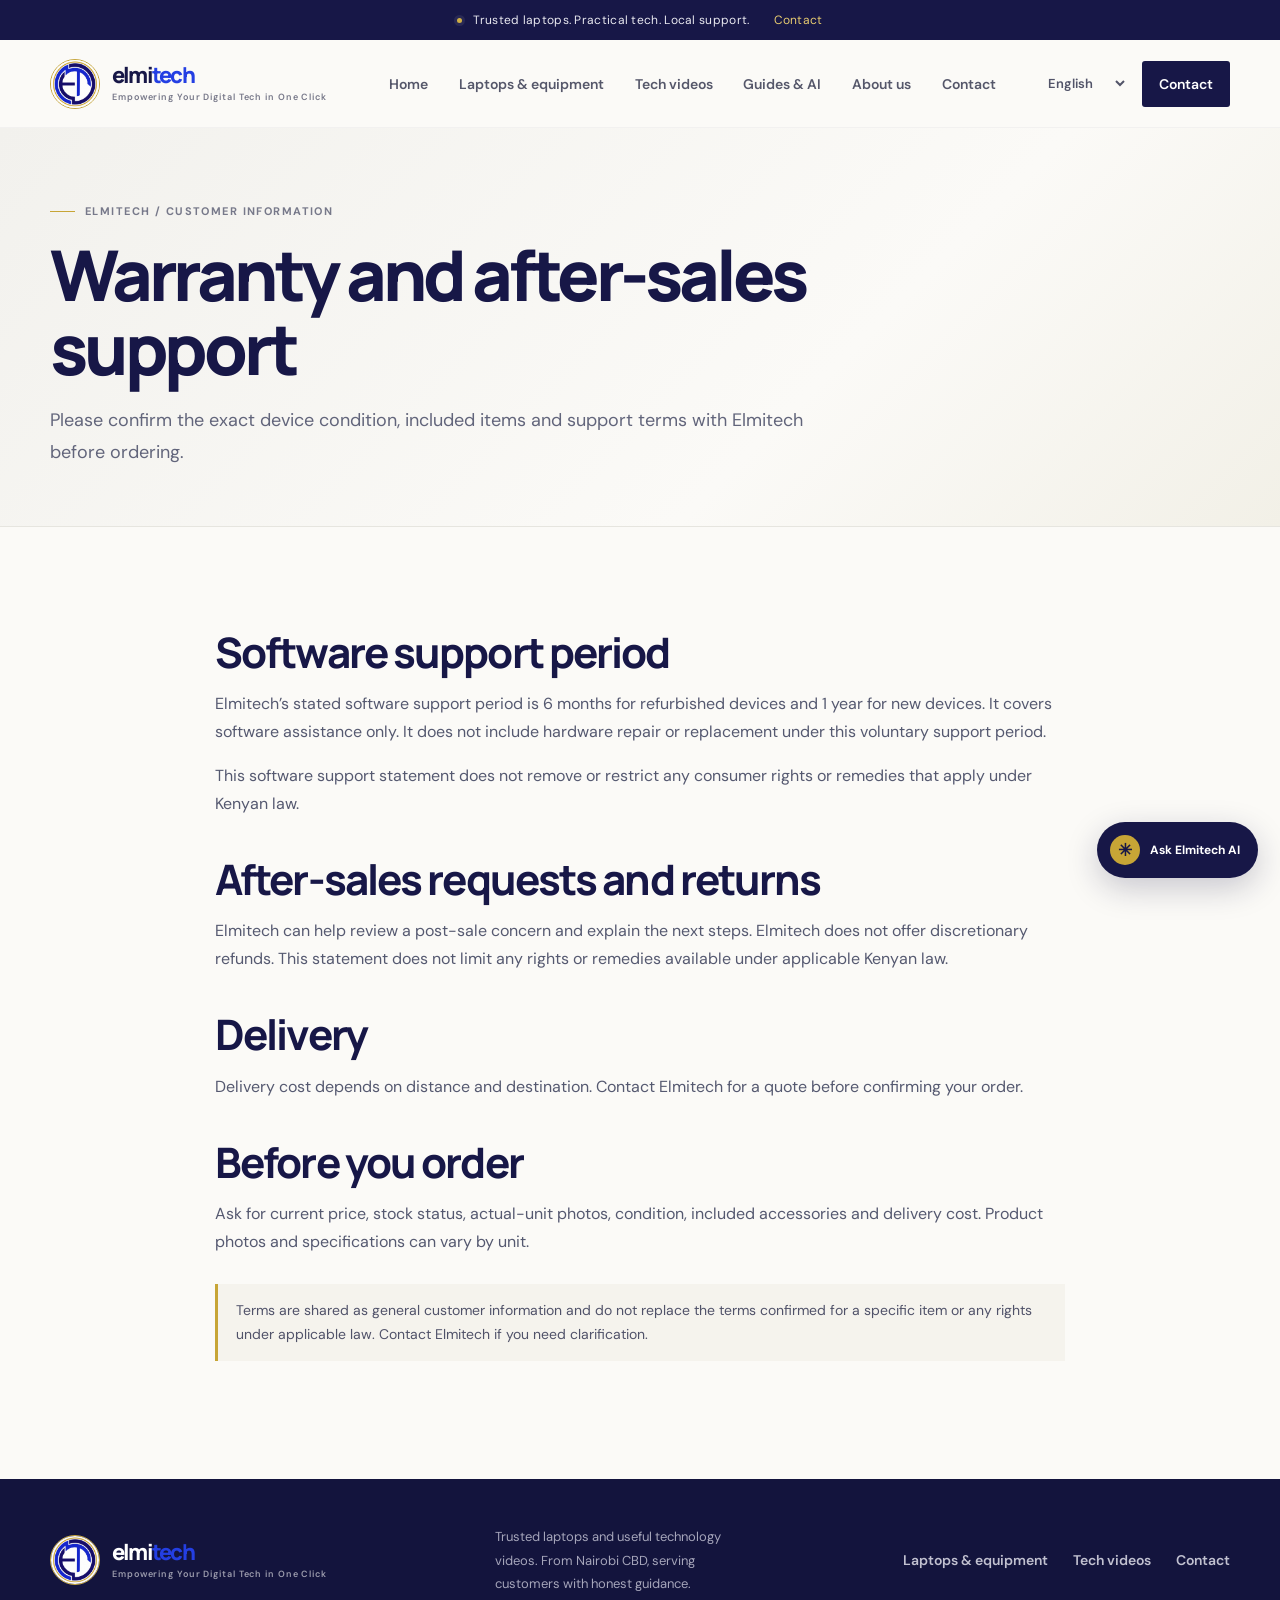
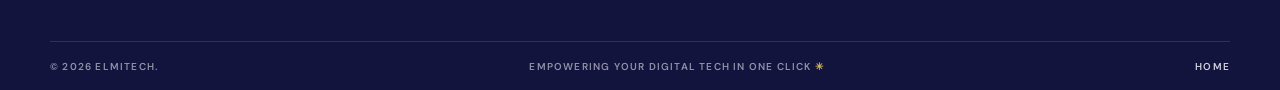
<file: policies.html>
<!doctype html>
<html lang="en"><head><meta charset="utf-8"><meta name="viewport" content="width=device-width, initial-scale=1"><meta name="theme-color" content="#171747"><meta name="description" content="Elmitech software support, delivery and after-sales information. Confirm device-specific terms before ordering."><title>Warranty & Support | Elmitech</title><link rel="preconnect" href="https://fonts.googleapis.com"><link rel="preconnect" href="https://fonts.gstatic.com" crossorigin><link href="https://fonts.googleapis.com/css2?family=DM+Sans:wght@400;500;600;700&family=Manrope:wght@400;500;600;700;800&display=swap" rel="stylesheet"><link rel="stylesheet" href="styles.css"></head>
<body><div class="announcement"><span class="status-dot"></span><span data-i18n="announcement">Trusted laptops. Practical tech. Local support.</span><a href="contact.html" data-i18n="navContact">Contact</a></div><header class="site-header"><a class="brand" href="index.html"><img src="assets/elmitech-logo.jpeg" alt="Elmitech logo"><span>elmi<span>tech</span><small>Empowering Your Digital Tech in One Click</small></span></a><button class="menu-toggle" aria-label="Open navigation" aria-expanded="false"><span></span><span></span></button><nav class="main-nav" aria-label="Main navigation"><a href="index.html" data-i18n="navHome">Home</a><a href="laptops.html" data-i18n="navShop">Laptops & equipment</a><a href="tech-videos.html" data-i18n="navVideos">Tech videos</a><a href="guides.html" data-i18n="navLearn">Guides & AI</a><a href="about.html" data-i18n="navAbout">About us</a><a href="contact.html" data-i18n="navContact">Contact</a></nav><div class="header-actions"><label class="language-select"><span class="sr-only">Language</span><select id="language" aria-label="Choose language"><option value="en">English</option><option value="sw">Kiswahili</option><option value="so">Soomaali</option></select></label><a class="header-cta" href="contact.html" data-i18n="navContact">Contact</a></div></header>
<main><section class="subpage-hero"><div class="section-wrap"><div class="eyebrow"><span class="eyebrow-line"></span>ELMITECH / CUSTOMER INFORMATION</div><h1 data-i18n="pagePolicyTitle">Warranty and after-sales support</h1><p data-i18n="pagePolicyIntro">Please confirm the exact device condition, included items and support terms with Elmitech before ordering.</p></div></section><section class="subpage-content section-wrap policy-content"><h2 data-i18n="policySoftwareTitle">Software support period</h2><p data-i18n="policySoftwareText">Elmitech’s stated software support period is 6 months for refurbished devices and 1 year for new devices. It covers software assistance only. It does not include hardware repair or replacement under this voluntary support period.</p><p data-i18n="policyRights">This software support statement does not remove or restrict any consumer rights or remedies that apply under Kenyan law.</p><h2 data-i18n="policyReturnTitle">After-sales requests and returns</h2><p data-i18n="policyReturnText">Elmitech can help review a post-sale concern and explain the next steps. Elmitech does not offer discretionary refunds. This statement does not limit any rights or remedies available under applicable Kenyan law.</p><h2 data-i18n="policyDeliveryTitle">Delivery</h2><p data-i18n="policyDeliveryText">Delivery cost depends on distance and destination. Contact Elmitech for a quote before confirming your order.</p><h2 data-i18n="policyConfirmTitle">Before you order</h2><p data-i18n="policyConfirmText">Ask for current price, stock status, actual-unit photos, condition, included accessories and delivery cost. Product photos and specifications can vary by unit.</p><div class="trust-note">Terms are shared as general customer information and do not replace the terms confirmed for a specific item or any rights under applicable law. Contact Elmitech if you need clarification.</div></section></main>
<footer class="site-footer"><div class="footer-main section-wrap"><a class="brand brand-footer" href="index.html"><img src="assets/elmitech-logo.jpeg" alt=""><span>elmi<span>tech</span><small>Empowering Your Digital Tech in One Click</small></span></a><p data-i18n="footerText">Trusted laptops and useful technology videos. From Nairobi CBD, serving customers with honest guidance.</p><div class="footer-nav"><a href="laptops.html" data-i18n="navShop">Laptops & equipment</a><a href="tech-videos.html" data-i18n="navVideos">Tech videos</a><a href="contact.html" data-i18n="navContact">Contact</a></div></div><div class="footer-bottom section-wrap"><span>© <span id="year"></span> ELMITECH.</span><span>EMPOWERING YOUR DIGITAL TECH IN ONE CLICK <b>✳</b></span><a href="index.html">HOME</a></div></footer><script src="script.js"></script><script src="site-translations.js"></script><script src="assistant-widget.js"></script></body></html>
</file>
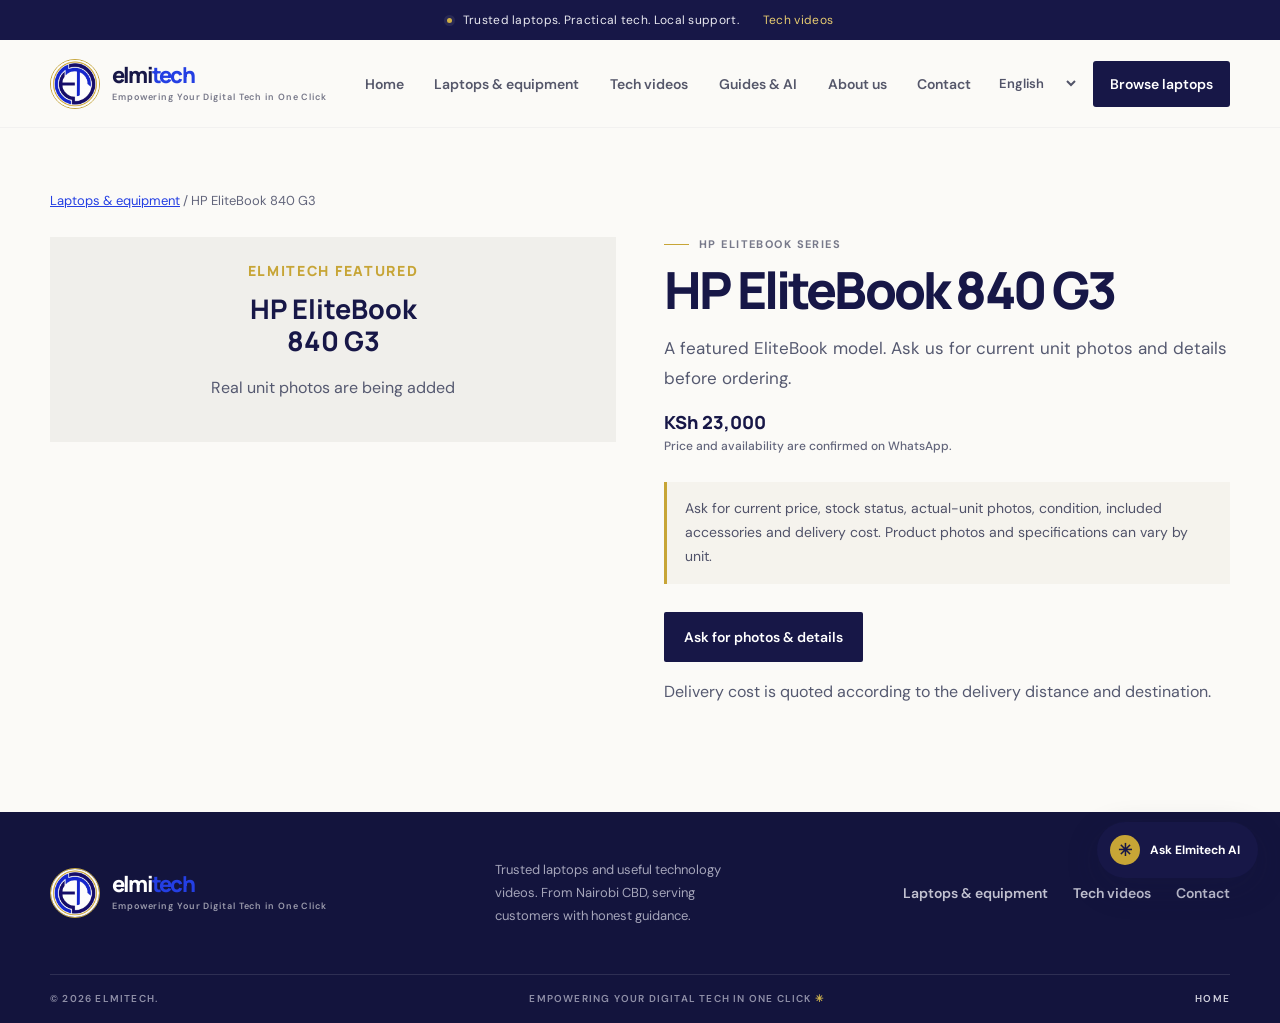
<file: product-hp-elitebook-840-g3.html>
<!doctype html>
<html lang="en"><head><meta charset="utf-8"><meta name="viewport" content="width=device-width, initial-scale=1"><meta name="theme-color" content="#171747"><meta name="description" content="Ask Elmitech about the HP EliteBook 840 G3, actual-unit photos, specifications, current price and availability."><title>HP EliteBook 840 G3 | Elmitech</title><link rel="preconnect" href="https://fonts.googleapis.com"><link rel="preconnect" href="https://fonts.gstatic.com" crossorigin><link href="https://fonts.googleapis.com/css2?family=DM+Sans:wght@400;500;600;700&family=Manrope:wght@400;500;600;700;800&display=swap" rel="stylesheet"><link rel="stylesheet" href="styles.css"></head>
<body><div class="announcement"><span class="status-dot"></span><span data-i18n="announcement">Trusted laptops. Practical tech. Local support.</span><a href="tech-videos.html" data-i18n="navVideos">Tech videos</a></div><header class="site-header"><a class="brand" href="index.html"><img src="assets/elmitech-logo.jpeg" alt="Elmitech logo"><span>elmi<span>tech</span><small>Empowering Your Digital Tech in One Click</small></span></a><button class="menu-toggle" aria-label="Open navigation" aria-expanded="false"><span></span><span></span></button><nav class="main-nav" aria-label="Main navigation"><a href="index.html" data-i18n="navHome">Home</a><a href="laptops.html" data-i18n="navShop">Laptops & equipment</a><a href="tech-videos.html" data-i18n="navVideos">Tech videos</a><a href="guides.html" data-i18n="navLearn">Guides & AI</a><a href="about.html" data-i18n="navAbout">About us</a><a href="contact.html" data-i18n="navContact">Contact</a></nav><div class="header-actions"><label class="language-select"><span class="sr-only">Language</span><select id="language" aria-label="Choose language"><option value="en">English</option><option value="sw">Kiswahili</option><option value="so">Soomaali</option></select></label><a class="header-cta" href="laptops.html" data-i18n="navCta">Browse laptops <span>↗</span></a></div></header>
<main class="subpage-content section-wrap"><div class="breadcrumb"><a href="laptops.html" data-i18n="navShop">Laptops & equipment</a> / HP EliteBook 840 G3</div><div class="product-page-layout"><div class="catalog-photo-placeholder product-page-image"><div><span>ELMITECH FEATURED</span><strong>HP EliteBook<br>840 G3</strong><p data-i18n="photoComing">Real unit photos are being added</p></div></div><div class="product-page-copy"><div class="eyebrow"><span class="eyebrow-line"></span>HP ELITEBOOK SERIES</div><h1>HP EliteBook 840 G3</h1><p class="summary" data-i18n="productG3Desc">Ask us for current unit photos and details before ordering.</p><div class="catalog-price"><span data-i18n="priceG3">KSh 23,000</span><small data-i18n="priceConfirm">Price and availability are confirmed on WhatsApp.</small></div><div class="trust-note" data-i18n="policyConfirmText">Ask for current price, stock status, actual-unit photos, condition, included accessories and delivery cost. Photos and specifications can vary by unit.</div><a class="button button-dark" href="https://wa.me/254729111898?text=Hi%20Elmitech%2C%20I%E2%80%99m%20asking%20about%20the%20HP%20EliteBook%20840%20G3.%20Please%20confirm%20the%20current%20price%2C%20availability%2C%20condition%20and%20send%20actual%20photos." target="_blank" rel="noreferrer" data-i18n="requestPhotos">Ask on WhatsApp for details</a><p data-i18n="deliveryText">Delivery cost is quoted according to delivery distance and destination.</p></div></div></main>
<footer class="site-footer"><div class="footer-main section-wrap"><a class="brand brand-footer" href="index.html"><img src="assets/elmitech-logo.jpeg" alt=""><span>elmi<span>tech</span><small>Empowering Your Digital Tech in One Click</small></span></a><p data-i18n="footerText">Trusted laptops and useful technology videos. From Nairobi CBD, serving customers with honest guidance.</p><div class="footer-nav"><a href="laptops.html" data-i18n="navShop">Laptops & equipment</a><a href="tech-videos.html" data-i18n="navVideos">Tech videos</a><a href="contact.html" data-i18n="navContact">Contact</a></div></div><div class="footer-bottom section-wrap"><span>© <span id="year"></span> ELMITECH.</span><span>EMPOWERING YOUR DIGITAL TECH IN ONE CLICK <b>✳</b></span><a href="index.html">HOME</a></div></footer><script src="script.js"></script><script src="site-translations.js"></script><script src="assistant-widget.js"></script></body></html>
</file>
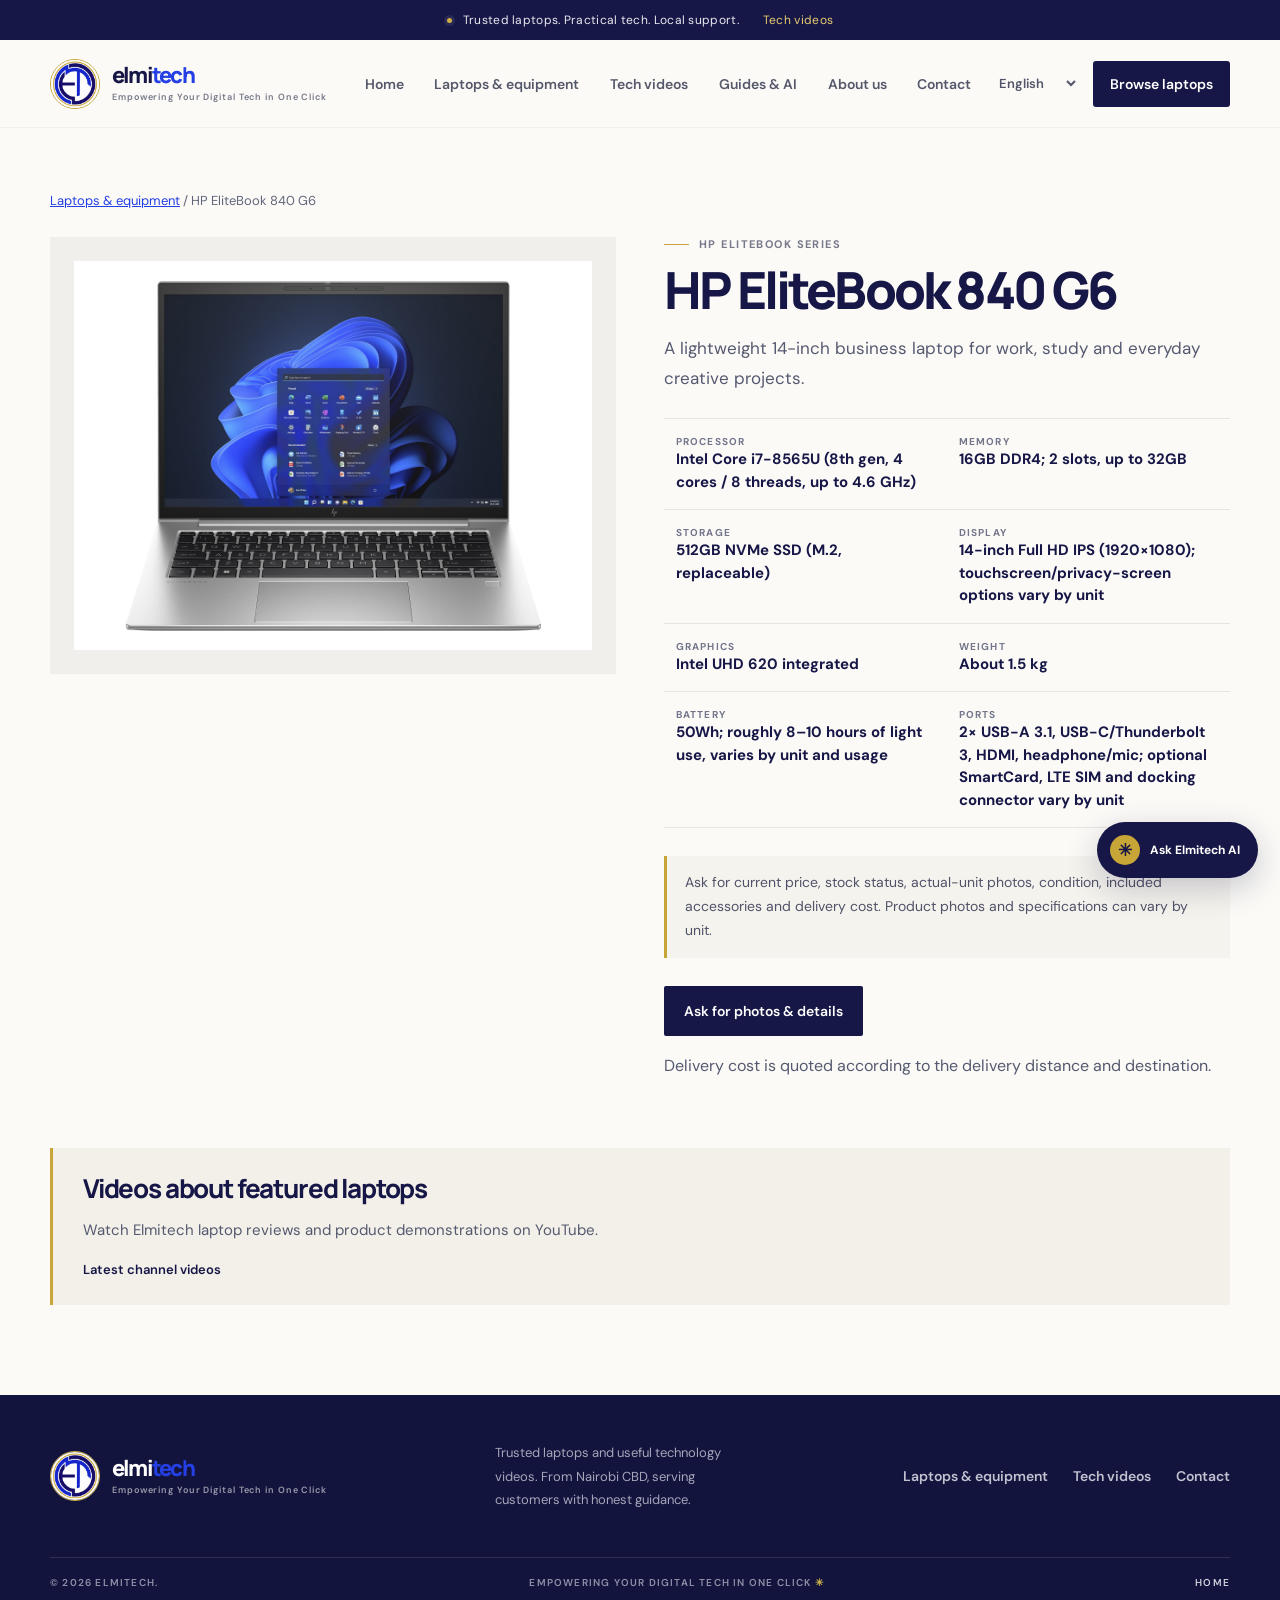
<file: product-hp-elitebook-840-g6.html>
<!doctype html>
<html lang="en"><head><meta charset="utf-8"><meta name="viewport" content="width=device-width, initial-scale=1"><meta name="theme-color" content="#171747"><meta name="description" content="HP EliteBook 840 G6: Intel Core i7, 16GB RAM, 512GB NVMe SSD and 14-inch Full HD IPS. Ask Elmitech to confirm the unit, price and availability."><title>HP EliteBook 840 G6 | Elmitech</title><link rel="preconnect" href="https://fonts.googleapis.com"><link rel="preconnect" href="https://fonts.gstatic.com" crossorigin><link href="https://fonts.googleapis.com/css2?family=DM+Sans:wght@400;500;600;700&family=Manrope:wght@400;500;600;700;800&display=swap" rel="stylesheet"><link rel="stylesheet" href="styles.css"></head>
<body><div class="announcement"><span class="status-dot"></span><span data-i18n="announcement">Trusted laptops. Practical tech. Local support.</span><a href="tech-videos.html" data-i18n="navVideos">Tech videos</a></div><header class="site-header"><a class="brand" href="index.html"><img src="assets/elmitech-logo.jpeg" alt="Elmitech logo"><span>elmi<span>tech</span><small>Empowering Your Digital Tech in One Click</small></span></a><button class="menu-toggle" aria-label="Open navigation" aria-expanded="false"><span></span><span></span></button><nav class="main-nav" aria-label="Main navigation"><a href="index.html" data-i18n="navHome">Home</a><a href="laptops.html" data-i18n="navShop">Laptops & equipment</a><a href="tech-videos.html" data-i18n="navVideos">Tech videos</a><a href="guides.html" data-i18n="navLearn">Guides & AI</a><a href="about.html" data-i18n="navAbout">About us</a><a href="contact.html" data-i18n="navContact">Contact</a></nav><div class="header-actions"><label class="language-select"><span class="sr-only">Language</span><select id="language" aria-label="Choose language"><option value="en">English</option><option value="sw">Kiswahili</option><option value="so">Soomaali</option></select></label><a class="header-cta" href="laptops.html" data-i18n="navCta">Browse laptops <span>↗</span></a></div></header>
<main class="subpage-content section-wrap"><div class="breadcrumb"><a href="laptops.html" data-i18n="navShop">Laptops & equipment</a> / HP EliteBook 840 G6</div><div class="product-page-layout"><div class="product-page-image"><img src="assets/hp-elitebook-840-g6.jpg" alt="HP EliteBook 840 G6 product image"></div><div class="product-page-copy"><div class="eyebrow"><span class="eyebrow-line"></span>HP ELITEBOOK SERIES</div><h1>HP EliteBook 840 G6</h1><p class="summary" data-i18n="productG6Desc">A lightweight 14-inch business laptop for work, study and everyday creative projects.</p><div class="detail-specs"><div><span data-i18n="specProcessor">Processor</span><strong>Intel Core i7-8565U (8th gen, 4 cores / 8 threads, up to 4.6 GHz)</strong></div><div><span data-i18n="specMemory">Memory</span><strong>16GB DDR4; 2 slots, up to 32GB</strong></div><div><span data-i18n="specStorage">Storage</span><strong>512GB NVMe SSD (M.2, replaceable)</strong></div><div><span data-i18n="specDisplay">Display</span><strong>14-inch Full HD IPS (1920×1080); touchscreen/privacy-screen options vary by unit</strong></div><div><span data-i18n="specGraphics">Graphics</span><strong>Intel UHD 620 integrated</strong></div><div><span data-i18n="specWeight">Weight</span><strong>About 1.5 kg</strong></div><div><span data-i18n="specBattery">Battery</span><strong>50Wh; roughly 8–10 hours of light use, varies by unit and usage</strong></div><div><span data-i18n="specPorts">Ports</span><strong>2× USB-A 3.1, USB-C/Thunderbolt 3, HDMI, headphone/mic; optional SmartCard, LTE SIM and docking connector vary by unit</strong></div></div><div class="trust-note" data-i18n="policyConfirmText">Ask for current price, stock status, actual-unit photos, condition, included accessories and delivery cost. Photos and specifications can vary by unit.</div><a class="button button-dark" href="https://wa.me/254729111898?text=Hi%20Elmitech%2C%20please%20send%20the%20current%20price%2C%20availability%20and%20actual%20photos%20for%20the%20HP%20EliteBook%20840%20G6." target="_blank" rel="noreferrer" data-i18n="requestPhotos">Ask on WhatsApp for details</a><p data-i18n="deliveryText">Delivery cost is quoted according to delivery distance and destination.</p></div></div><div class="product-video-link"><h2 data-i18n="videoProduct">Videos about featured laptops</h2><p>Watch Elmitech laptop reviews and product demonstrations on YouTube.</p><a class="text-link" href="tech-videos.html" data-i18n="videoFeature">Explore Elmitech videos ↗</a></div></main>
<footer class="site-footer"><div class="footer-main section-wrap"><a class="brand brand-footer" href="index.html"><img src="assets/elmitech-logo.jpeg" alt=""><span>elmi<span>tech</span><small>Empowering Your Digital Tech in One Click</small></span></a><p data-i18n="footerText">Trusted laptops and useful technology videos. From Nairobi CBD, serving customers with honest guidance.</p><div class="footer-nav"><a href="laptops.html" data-i18n="navShop">Laptops & equipment</a><a href="tech-videos.html" data-i18n="navVideos">Tech videos</a><a href="contact.html" data-i18n="navContact">Contact</a></div></div><div class="footer-bottom section-wrap"><span>© <span id="year"></span> ELMITECH.</span><span>EMPOWERING YOUR DIGITAL TECH IN ONE CLICK <b>✳</b></span><a href="index.html">HOME</a></div></footer><script src="script.js"></script><script src="site-translations.js"></script><script src="assistant-widget.js"></script></body></html>
</file>
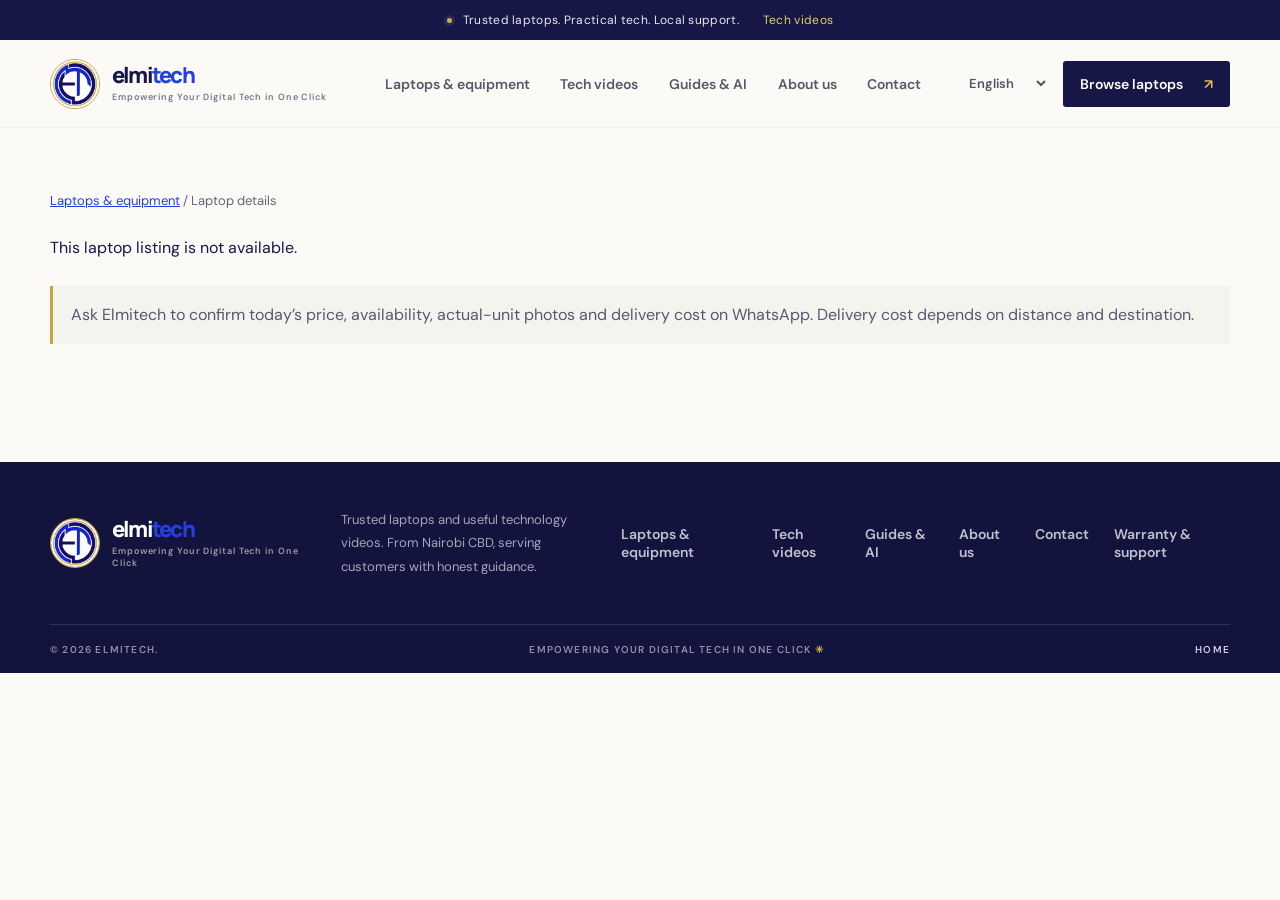
<file: product.html>
<!doctype html>
<html lang="en">
<head>
  <meta charset="utf-8">
  <meta name="viewport" content="width=device-width, initial-scale=1">
  <meta name="theme-color" content="#171747">
  <meta name="description" content="Full laptop details, photos, specifications and WhatsApp enquiries from Elmitech.">
  <title>Laptop details | Elmitech</title>
  <link rel="preconnect" href="https://fonts.googleapis.com">
  <link rel="preconnect" href="https://fonts.gstatic.com" crossorigin>
  <link href="https://fonts.googleapis.com/css2?family=DM+Sans:wght@400;500;600;700&family=Manrope:wght@400;500;600;700;800&display=swap" rel="stylesheet">
  <link rel="stylesheet" href="styles.css">
</head>
<body>
  <div class="announcement"><span class="status-dot"></span><span>Trusted laptops. Practical tech. Local support.</span><a href="tech-videos.html">Tech videos</a></div>
  <header class="site-header">
    <a class="brand" href="index.html" aria-label="Elmitech home"><img src="assets/elmitech-logo.jpeg" alt="Elmitech logo"><span>elmi<span>tech</span><small>Empowering Your Digital Tech in One Click</small></span></a>
    <button class="menu-toggle" aria-label="Open navigation" aria-expanded="false"><span></span><span></span></button>
    <nav class="main-nav" aria-label="Main navigation"><a href="laptops.html">Laptops & equipment</a><a href="tech-videos.html">Tech videos</a><a href="guides.html">Guides & AI</a><a href="about.html">About us</a><a href="contact.html">Contact</a></nav>
    <div class="header-actions"><label class="language-select"><span class="sr-only">Language</span><select id="language" aria-label="Choose language"><option value="en">English</option><option value="sw">Kiswahili</option><option value="so">Soomaali</option></select></label><a class="header-cta" href="laptops.html">Browse laptops <span>↗</span></a></div>
  </header>
  <main class="subpage-content section-wrap">
    <div class="breadcrumb"><a href="laptops.html">Laptops & equipment</a> / <span>Laptop details</span></div>
    <div class="product-page-layout cms-product-detail" aria-live="polite">Loading laptop details…</div>
    <section class="product-video-link cms-related-video" hidden></section>
    <p class="trust-note">Ask Elmitech to confirm today’s price, availability, actual-unit photos and delivery cost on WhatsApp. Delivery cost depends on distance and destination.</p>
  </main>
  <footer class="site-footer"><div class="footer-main section-wrap"><a class="brand brand-footer" href="index.html"><img src="assets/elmitech-logo.jpeg" alt=""><span>elmi<span>tech</span><small>Empowering Your Digital Tech in One Click</small></span></a><p>Trusted laptops and useful technology videos. From Nairobi CBD, serving customers with honest guidance.</p><div class="footer-nav"><a href="laptops.html">Laptops & equipment</a><a href="tech-videos.html">Tech videos</a><a href="guides.html">Guides & AI</a><a href="about.html">About us</a><a href="contact.html">Contact</a><a href="policies.html">Warranty & support</a></div></div><div class="footer-bottom section-wrap"><span>© <span id="year"></span> ELMITECH.</span><span>EMPOWERING YOUR DIGITAL TECH IN ONE CLICK <b>✳</b></span><a href="index.html">HOME</a></div></footer>
  <script src="script.js"></script>
  <script src="site-translations.js"></script>
  <script src="content-manager.js"></script>
</body>
</html>
</file>
<file: styles.css>
:root{--ink:#171747;--ink2:#23256d;--blue:#293fe0;--gold:#c3a02f;--paper:#fbfaf7;--white:#fff;--muted:#6e7084;--line:#e9e8e3;--serif:Georgia,'Times New Roman',serif;--sans:'DM Sans',Arial,sans-serif;--display:'Manrope','DM Sans',sans-serif}*{box-sizing:border-box}html{scroll-behavior:smooth}body{margin:0;color:var(--ink);font-family:var(--sans);background:var(--paper);-webkit-font-smoothing:antialiased}.page-wrap,.section-wrap{width:min(1220px,calc(100% - 100px));margin:0 auto}.announcement{height:37px;background:var(--ink);color:#e9e9f0;display:flex;align-items:center;justify-content:center;gap:11px;font-size:10px;letter-spacing:.055em}.announcement a{color:#e8cc70;text-decoration:none;margin-left:13px}.status-dot{width:5px;height:5px;border-radius:50%;background:#d0af45;box-shadow:0 0 0 3px #ffffff14}.site-header{height:91px;padding:0 max(50px,calc((100vw - 1220px)/2));display:flex;align-items:center;justify-content:space-between;background:var(--paper);position:relative;z-index:5;border-bottom:1px solid #17174709}.brand{display:flex;align-items:center;text-decoration:none;color:var(--ink);gap:10px}.brand img{height:43px;width:43px;border-radius:50%;object-fit:cover;border:1px solid #c6a63c}.brand>span{font:800 20px var(--display);letter-spacing:-.08em;line-height:1}.brand>span>span{color:var(--blue)}.brand small{display:block;font:600 7px var(--sans);letter-spacing:.16em;color:#767788;margin-top:5px}.main-nav{display:flex;gap:38px;margin-left:45px}.main-nav a,.footer-nav a{font-size:12px;text-decoration:none;color:#55576a;transition:color .2s}.main-nav a:hover,.footer-nav a:hover{color:var(--blue)}.header-actions{display:flex;align-items:center;gap:18px}.language-select select{border:0;background:transparent;font:600 10px var(--sans);color:#525469;outline:0;cursor:pointer}.header-cta{background:var(--ink);border-radius:3px;color:white;text-decoration:none;padding:14px 18px;font-size:11px;font-weight:600}.header-cta span{color:#e0bd54;margin-left:18px}.menu-toggle{display:none}.hero{display:grid;grid-template-columns:1fr 1.05fr;min-height:585px;position:relative;padding-top:66px;padding-bottom:62px;align-items:center;gap:28px}.hero-copy{padding:0 0 10px 28px;position:relative;z-index:2}.eyebrow{display:flex;gap:10px;align-items:center;font:700 9px var(--sans);letter-spacing:.16em;color:#77798a}.eyebrow-line{height:1px;width:25px;background:var(--gold);display:inline-block}.hero h1{font:700 clamp(55px,6vw,79px)/.99 var(--display);letter-spacing:-.078em;margin:25px 0 22px;color:var(--ink)}h1 em,h2 em{font-family:var(--serif);font-weight:400;letter-spacing:-.07em;color:var(--blue)}.hero-lede{font-size:14px;line-height:1.85;color:#6c6d80;max-width:385px;margin:0}.hero-actions{display:flex;align-items:center;gap:23px;margin-top:30px}.button{display:inline-flex;align-items:center;justify-content:space-between;gap:20px;padding:15px 18px;font-size:11px;font-weight:600;text-decoration:none;border-radius:2px;transition:transform .2s,background .2s}.button:hover{transform:translateY(-2px)}.button-primary{background:var(--blue);color:white;min-width:173px}.button-primary span{color:#f0d46f;font-size:16px}.text-link{font-size:10px;font-weight:600;color:var(--ink);text-decoration:none}.text-link span{color:var(--blue);font-size:15px;margin-left:7px}.hero-proof{margin-top:52px;display:flex;align-items:center;gap:12px;color:#858596;font-size:9px}.proof-avatars{display:flex}.proof-avatars span{width:24px;height:24px;border-radius:50%;display:grid;place-items:center;border:2px solid var(--paper);margin-right:-6px;background:#25266d;color:white;font:600 9px var(--serif)}.proof-avatars span:nth-child(2){background:#2944e4}.proof-avatars span:nth-child(3){background:#c5a43c;color:white}.hero-visual{min-height:450px;position:relative;display:flex;align-items:center;justify-content:center}.hero-image-frame{position:relative;z-index:1;width:91%;height:398px;background:#eeedf0;overflow:hidden;border-radius:47% 47% 2px 2px / 35% 35% 2px 2px;box-shadow:0 30px 65px #18205b1c}.hero-image-frame:after{content:"";position:absolute;inset:0;background:linear-gradient(135deg,#20286616,transparent 45%,#c3a02f16);pointer-events:none}.hero-image-frame img{width:100%;height:100%;object-fit:cover;object-position:center 57%;mix-blend-mode:multiply}.hero-orbit{border:1px solid #c6a943;position:absolute;border-radius:50%;width:478px;height:478px;right:1%;top:50%;transform:translateY(-50%);opacity:.8}.orbit-two{width:526px;height:526px;right:-4%;border-color:#25266d22}.floating-note{position:absolute;z-index:2;bottom:43px;left:0;background:white;display:flex;align-items:center;gap:12px;padding:13px 14px;box-shadow:0 12px 40px #18184916;min-width:242px}.note-icon{height:31px;width:31px;display:grid;place-items:center;background:#f6f1df;color:#b79934;font-size:17px;border-radius:2px}.floating-note strong,.floating-note small{display:block}.floating-note strong{font:700 10px var(--display);color:var(--ink)}.floating-note small{font-size:9px;color:#838394;margin-top:4px}.note-arrow{margin-left:auto;color:var(--blue);font-size:16px}.visual-index{position:absolute;right:20px;bottom:16px;font:700 11px var(--display);color:var(--ink)}.visual-index span{color:var(--gold);padding:0 5px}.visual-caption{position:absolute;top:23px;right:10px;writing-mode:vertical-rl;font:600 8px var(--sans);letter-spacing:.16em;color:#9999a5}.hero-side-label{position:absolute;left:-39px;top:50%;writing-mode:vertical-rl;transform:rotate(180deg);font:600 8px var(--sans);letter-spacing:.15em;color:#9999a5}.trust-strip{background:#f1f0ec;border-top:1px solid #ecebe6;border-bottom:1px solid #ecebe6}.trust-inner{width:min(1140px,calc(100% - 100px));margin:auto;min-height:81px;display:flex;align-items:center;justify-content:space-between}.trust-inner>span:first-child{font:700 8px var(--sans);letter-spacing:.15em;color:#8d8d99}.trust-item{display:flex;align-items:center;gap:10px;font:600 10px var(--display);color:#515268}.trust-item i{font:italic 11px var(--serif);color:#b69637}.shop-section{padding-top:108px;padding-bottom:111px}.section-heading{display:flex;justify-content:space-between;align-items:end;margin-bottom:38px}.section-heading h2,.learn-copy h2,.contact-inner h2,.social-label h2{font:700 43px/1.1 var(--display);letter-spacing:-.06em;margin:17px 0 0;color:var(--ink)}.heading-link{margin-bottom:9px;color:#626376}.product-layout{display:grid;grid-template-columns:minmax(0,2.2fr) minmax(220px,.8fr);gap:25px}.product-card{background:white;border:1px solid #eeede8;box-shadow:0 11px 37px #1b1b4b08;display:grid;grid-template-columns:47% 53%;min-height:325px}.product-image{background:#f2f2f0;position:relative;min-height:325px;overflow:hidden}.product-image img{height:100%;width:100%;object-fit:cover;object-position:center 52%;mix-blend-mode:multiply}.product-tag{position:absolute;z-index:1;top:17px;left:17px;background:var(--ink);color:#fff;padding:8px 10px;font-size:7px;letter-spacing:.13em;font-weight:700}.image-count{position:absolute;bottom:15px;left:17px;border:0;background:#fff;color:var(--ink);font:700 10px var(--sans);padding:7px 9px}.image-count span{color:#8b8b99;font-weight:400}.product-info{padding:26px 29px 22px;display:flex;flex-direction:column}.product-kicker{font:700 8px var(--sans);letter-spacing:.12em;color:#858596;display:flex;justify-content:space-between}.product-kicker span{color:#ac8f37}.product-title-line{display:flex;justify-content:space-between;align-items:center;gap:10px;margin-top:17px}.product-title-line h3{font:700 23px var(--display);letter-spacing:-.05em;margin:0;color:var(--ink)}.product-condition{font:700 7px var(--sans);letter-spacing:.09em;color:#60836d;white-space:nowrap}.product-summary{font-size:11px;line-height:1.7;color:#797a89;margin:10px 0 19px}.spec-grid{display:grid;grid-template-columns:1fr 1fr;gap:15px 20px}.spec-grid div span,.spec-grid div strong{display:block}.spec-grid div span{font:700 7px var(--sans);letter-spacing:.12em;color:#9696a1;margin-bottom:5px}.spec-grid div strong{font:600 10px var(--sans);color:#3e3e57}.product-bottom{margin-top:auto;padding-top:20px;border-top:1px solid #efeee9;display:flex;align-items:center;justify-content:space-between;gap:10px}.ask-price{font-size:9px;color:#6e6e80}.button-dark{background:var(--ink);color:white;padding:13px 15px;font-size:9px;min-width:145px}.button-dark span:last-child{color:#d0ad43;font-size:15px}.shop-aside{background:#f3f1ea;padding:30px 27px;position:relative;overflow:hidden}.aside-number{font:600 9px var(--sans);letter-spacing:.1em;color:var(--gold)}.aside-number span{color:#9c9ba0}.shop-aside h3{font:700 20px/1.2 var(--display);letter-spacing:-.045em;margin:27px 0 11px;max-width:180px}.shop-aside>p:not(.aside-small){font-size:10px;line-height:1.8;color:#747587;margin:0;max-width:205px}.aside-link{display:flex;justify-content:space-between;align-items:center;text-decoration:none;color:var(--blue);font-size:9px;font-weight:700;margin-top:20px}.aside-link span:last-child{font-size:16px}.aside-divider{height:1px;background:#e2dfd4;margin:27px 0 17px}.shop-aside .aside-small{font-size:9px;line-height:1.7;color:#8a8990;max-width:180px}.coming-icons{display:flex;gap:6px;margin-top:18px}.coming-icons span{height:28px;width:28px;border:1px solid #dcdbd4;display:grid;place-items:center;color:#6d6d7d;font-size:12px}.scribble{font:italic 14px var(--serif);color:#999080;position:absolute;bottom:24px;right:20px;transform:rotate(-8deg)}.scribble b{color:var(--gold);font:14px var(--sans)}.learn-section{background:var(--ink);color:white;position:relative;overflow:hidden}.learn-section:before{content:"e";position:absolute;font:700 570px/.8 var(--display);color:#fff;opacity:.025;right:-15px;top:50%;transform:translateY(-52%);letter-spacing:-.12em}.learn-inner{display:grid;grid-template-columns:.8fr 1.2fr;gap:90px;padding-top:92px;padding-bottom:92px;position:relative;z-index:1}.eyebrow-light{color:#aaaabb}.learn-copy h2,.contact-inner h2{color:white;font-size:46px;margin-top:22px}.learn-copy h2 em,.contact-inner h2 em{color:#dec257}.learn-copy>p{font-size:12px;line-height:1.9;color:#b2b3c6;max-width:310px;margin-top:18px}.button-gold{background:#d3b54f;color:#181744;margin-top:16px;min-width:165px}.button-gold span{font-size:15px}.learn-footnote{display:flex;justify-content:space-between;margin-top:70px;padding-top:17px;border-top:1px solid #ffffff24;max-width:285px;color:#9293a8;font:600 8px var(--sans);letter-spacing:.13em}.topic-grid{display:grid;grid-template-columns:1fr 1fr;gap:1px;background:#ffffff23;border:1px solid #ffffff23}.topic-card{min-height:190px;background:#1c1d58;padding:21px;position:relative;color:white;text-decoration:none;transition:background .2s}.topic-card:hover{background:#272971}.topic-number{font:600 8px var(--sans);letter-spacing:.13em;color:#9d9eb7}.topic-symbol{display:block;margin-top:20px;color:#d6b74f;font-size:20px}.topic-title{display:block;font:700 15px var(--display);margin-top:12px;letter-spacing:-.03em}.topic-desc{display:block;font-size:9px;line-height:1.5;color:#a9aabd;max-width:175px;margin-top:5px}.topic-arrow{position:absolute;bottom:19px;right:20px;color:#d6b74f;font-size:14px}.topic-ai{background:#202165}.topic-apps{background:#1b1b50}.topic-tips{background:#202165}.social-section{min-height:331px;display:grid;grid-template-columns:1fr 1.2fr .45fr;gap:50px;align-items:center;position:relative;padding-top:72px;padding-bottom:72px}.social-label h2{font-size:34px;margin-top:17px}.social-label>p{font-size:10px;color:#7b7b8b;line-height:1.7;margin-top:13px;max-width:230px}.social-links{border-top:1px solid var(--line)}.social-links a{min-height:68px;display:flex;align-items:center;gap:13px;border-bottom:1px solid var(--line);text-decoration:none;color:var(--ink)}.social-icon{width:34px;height:34px;border:1px solid #e5e4de;display:grid;place-items:center;font-size:15px}.youtube-icon{color:#d54444}.instagram-icon{color:#b74b91}.tiktok-icon{color:#19192f}.social-links strong,.social-links small{display:block}.social-links strong{font:700 11px var(--display)}.social-links small{font-size:8px;color:#888897;margin-top:4px}.social-arrow{margin-left:auto;color:var(--blue);font-size:16px}.social-mark{font:700 87px var(--display);letter-spacing:-.1em;color:#eeeae0;text-align:right}.social-mark span{color:var(--gold)}.contact-section{background:#22236a;position:relative;overflow:hidden}.contact-section:after{content:"✳";position:absolute;right:-35px;bottom:-172px;font-size:430px;color:#ffffff08}.contact-inner{min-height:285px;display:flex;align-items:center;justify-content:space-between;position:relative;z-index:1;padding-top:55px;padding-bottom:55px}.contact-inner h2{font-size:40px}.contact-actions{width:365px}.contact-action{display:flex;align-items:center;gap:15px;min-height:72px;border-bottom:1px solid #ffffff27;text-decoration:none;color:white}.contact-action:last-child{border-bottom:0}.contact-action-icon{height:34px;width:34px;display:grid;place-items:center;border:1px solid #ffffff32;color:#dfc45d;font-size:16px}.contact-action small,.contact-action strong{display:block}.contact-action small{font:700 7px var(--sans);letter-spacing:.12em;color:#b2b2c9}.contact-action strong{font:600 11px var(--sans);margin-top:5px}.contact-arrow{margin-left:auto;color:#d9bd56;font-size:16px}.site-footer{background:#13143d;color:white}.footer-main{min-height:162px;display:flex;align-items:center;justify-content:space-between;gap:40px}.brand-footer{color:white}.brand-footer small{color:#9b9bac}.brand-footer img{height:40px;width:40px}.footer-main>p{max-width:240px;color:#a5a5ba;font-size:9px;line-height:1.8}.footer-nav{display:flex;gap:25px}.footer-nav a{color:#c1c1d0;font-size:10px}.footer-bottom{height:49px;border-top:1px solid #ffffff1d;display:flex;align-items:center;justify-content:space-between;color:#9090a8;font:600 7px var(--sans);letter-spacing:.12em}.footer-bottom b{color:#cfb34e}.footer-bottom a{color:#d0d0dc;text-decoration:none;font:600 7px var(--sans);letter-spacing:.12em}.sr-only{position:absolute;width:1px;height:1px;padding:0;margin:-1px;overflow:hidden;clip:rect(0,0,0,0);white-space:nowrap;border:0}
@media(min-width:1400px){.hero{min-height:630px}.hero-image-frame{height:440px}.hero-visual{min-height:490px}}
@media(max-width:900px){.page-wrap,.section-wrap{width:calc(100% - 54px)}.site-header{padding:0 27px}.main-nav{gap:22px;margin-left:15px}.hero{grid-template-columns:1fr 1fr;gap:5px;padding-top:40px;min-height:520px}.hero-copy{padding-left:5px}.hero h1{font-size:60px}.hero-image-frame{height:350px;width:94%}.hero-orbit{width:405px;height:405px;right:-2%}.orbit-two{width:450px;height:450px}.hero-proof{margin-top:34px}.product-card{grid-template-columns:42% 58%}.product-info{padding:22px 20px}.product-title-line h3{font-size:19px}.product-kicker span{display:none}.learn-inner{gap:45px}.social-section{gap:25px;grid-template-columns:.85fr 1.2fr .25fr}.social-mark{font-size:65px}.hero-side-label{left:-23px}}
@media(max-width:650px){.announcement{font-size:8px;height:34px}.announcement a{margin-left:4px}.page-wrap,.section-wrap{width:calc(100% - 38px)}.site-header{height:72px;padding:0 19px}.brand img{height:38px;width:38px}.brand>span{font-size:18px}.header-cta{display:none}.header-actions{margin-left:auto;margin-right:14px}.main-nav{display:none;position:absolute;top:71px;left:0;right:0;margin:0;padding:18px 22px 22px;background:var(--paper);border-top:1px solid var(--line);box-shadow:0 12px 18px #10103c14;flex-direction:column;gap:19px}.main-nav.open{display:flex}.menu-toggle{order:3;display:flex;border:0;background:none;width:28px;height:28px;flex-direction:column;align-items:center;justify-content:center;gap:5px;padding:0}.menu-toggle span{height:1px;width:19px;background:var(--ink)}.hero{grid-template-columns:1fr;padding-top:54px;padding-bottom:35px;gap:15px}.hero-copy{padding:0 2px}.hero h1{font-size:59px;margin:21px 0 16px}.hero-lede{font-size:12px;max-width:340px}.hero-actions{gap:15px;margin-top:23px}.button-primary{min-width:151px;padding:14px}.text-link{font-size:9px}.hero-proof{margin-top:26px}.hero-visual{min-height:342px;margin-top:0}.hero-image-frame{height:294px;width:86%;border-radius:48% 48% 2px 2px / 35% 35% 2px 2px}.hero-orbit{height:335px;width:335px;right:50%;transform:translate(50%,-50%)}.orbit-two{height:365px;width:365px;right:50%}.floating-note{bottom:18px;left:0;min-width:210px;padding:10px}.visual-caption{right:0;font-size:7px}.visual-index{right:3px;bottom:7px}.hero-side-label{display:none}.trust-inner{width:calc(100% - 38px);display:grid;grid-template-columns:1fr 1fr;gap:16px;padding:20px 0}.trust-inner>span:first-child{grid-column:span 2}.trust-item{font-size:9px}.shop-section{padding-top:69px;padding-bottom:68px}.section-heading{display:block;margin-bottom:25px}.section-heading h2{font-size:35px}.heading-link{display:inline-block;margin-top:17px}.product-layout{grid-template-columns:1fr;gap:13px}.product-card{grid-template-columns:1fr}.product-image{min-height:248px;height:248px}.product-info{padding:21px 18px 18px}.product-title-line{align-items:flex-start;flex-direction:column;gap:6px}.product-title-line h3{font-size:21px}.product-summary{font-size:10px}.product-bottom{padding-top:15px}.shop-aside{padding:23px}.shop-aside h3{margin-top:16px}.aside-divider{margin:17px 0 12px}.learn-inner{grid-template-columns:1fr;gap:32px;padding-top:62px;padding-bottom:64px}.learn-copy h2{font-size:39px}.learn-copy>p{font-size:11px}.learn-footnote{margin-top:34px}.topic-card{min-height:171px;padding:16px}.topic-title{font-size:13px}.topic-desc{font-size:8px}.social-section{grid-template-columns:1fr;gap:22px;padding-top:60px;padding-bottom:58px}.social-label h2{font-size:32px}.social-mark{position:absolute;right:0;top:58px;font-size:57px}.social-links a{min-height:61px}.contact-inner{display:block;padding-top:57px;padding-bottom:50px}.contact-inner h2{font-size:35px}.contact-actions{width:100%;margin-top:26px}.footer-main{padding-top:28px;padding-bottom:20px;min-height:auto;display:grid;grid-template-columns:1fr 1fr;gap:14px 22px}.footer-main>p{margin:0;font-size:8px}.footer-nav{grid-column:span 2;padding-top:7px}.footer-bottom{height:auto;min-height:55px;gap:8px;flex-wrap:wrap;font-size:6px}.footer-bottom a{font-size:6px}}
@media(prefers-reduced-motion:reduce){html{scroll-behavior:auto}*,*:before,*:after{transition:none!important}}

/* Elmitech identity and readability refresh */
:root{--ink:#171747;--ink2:#22256d;--blue:#243fe3;--gold:#c7a536;--paper:#fbfaf7;--muted:#62657b;--line:#e6e5df;--sans:'DM Sans',Arial,sans-serif;--display:'Manrope','DM Sans',sans-serif}
body{font-size:16px;color:var(--ink)}
.announcement{min-height:40px;height:auto;font-size:12px;letter-spacing:.025em;padding:8px 16px}
.site-header{height:88px}
.brand{gap:12px}.brand img{height:50px;width:50px}.brand>span{font-size:22px}.brand small{font-size:9px;letter-spacing:.1em}
.main-nav{gap:clamp(16px,2.4vw,34px);margin-left:22px}.main-nav a,.footer-nav a{font-size:14px;font-weight:600}
.header-actions{gap:14px}.language-select select{font-size:13px;padding:8px}.header-cta{font-size:14px;padding:14px 17px}
.eyebrow{font-size:11px;letter-spacing:.13em}.hero-lede{font-size:17px;line-height:1.75;max-width:470px}.hero-proof{font-size:12px}.button{font-size:14px;padding:16px 20px}.text-link{font-size:13px}
.hero h1{font-size:clamp(58px,6vw,82px);letter-spacing:-.065em;line-height:1.02}.section-heading h2,.learn-copy h2,.social-label h2{font-size:clamp(38px,4.5vw,58px);line-height:1.06;letter-spacing:-.055em}
.trust-inner{min-height:88px}.trust-inner>span:first-child{font-size:11px;letter-spacing:.1em}.trust-item{font-size:14px}.trust-item i{font-size:12px}
.product-info{padding:34px 38px}.product-kicker{font-size:10px;letter-spacing:.12em}.product-title-line h3{font-size:28px}.product-summary{font-size:15px;line-height:1.7}.spec-grid span{font-size:10px}.spec-grid strong{font-size:14px;line-height:1.5}.ask-price{font-size:13px}.shop-aside{padding:34px}.shop-aside h3{font-size:23px}.shop-aside p{font-size:15px;line-height:1.75}.aside-link{font-size:14px}.aside-small{font-size:13px}.topic-title{font-size:16px}.topic-desc{font-size:13px;line-height:1.6}.learn-copy>p,.social-label>p{font-size:16px;line-height:1.75}.topic-grid{gap:15px}.topic-card{padding:23px;min-height:210px}.social-links strong{font-size:14px}.social-links small{font-size:12px}.contact-inner h2{font-size:48px}.contact-action small{font-size:9px}.contact-action strong{font-size:14px}.footer-main>p{font-size:13px}.footer-bottom,.footer-bottom a{font-size:10px}
.video-feature{min-width:0;align-self:center;background:#101133;border:1px solid #ffffff18;box-shadow:0 26px 70px #06071f28;padding:12px}.video-feature iframe{display:block;width:100%;aspect-ratio:16/9;border:0;background:#111}.video-feature-caption{display:flex;justify-content:space-between;align-items:center;gap:15px;padding:13px 6px 3px;color:#d7d7e2;font-size:11px;letter-spacing:.06em}.video-feature-caption a{color:#ead071;text-decoration:none;font-size:12px;font-weight:700;letter-spacing:0}
.hero-proof .proof-avatars span{width:28px;height:28px;font-size:11px}
.brand:focus-visible,.main-nav a:focus-visible,.button:focus-visible,.text-link:focus-visible,.footer-nav a:focus-visible{outline:3px solid #c7a536;outline-offset:4px}
@media(max-width:900px){.main-nav{gap:15px}.main-nav a{font-size:12px}.brand small{font-size:8px}.header-cta{font-size:12px;padding:12px}.product-info{padding:26px 24px}.product-title-line h3{font-size:23px}.trust-item{font-size:12px}}
@media(max-width:650px){.announcement{font-size:10px}.site-header{height:72px}.brand img{height:40px;width:40px}.brand>span{font-size:19px}.brand small{font-size:7px}.main-nav{top:71px;gap:14px}.main-nav a{font-size:15px;padding:4px 0}.header-actions{margin-right:10px}.language-select select{font-size:12px}.hero h1{font-size:clamp(47px,13vw,61px)}.hero-lede{font-size:15px}.hero-actions .button{font-size:13px}.hero-proof{font-size:11px}.section-heading h2,.learn-copy h2,.social-label h2{font-size:36px}.product-info{padding:22px 18px}.product-title-line h3{font-size:23px}.product-summary{font-size:14px}.spec-grid strong{font-size:13px}.shop-aside p{font-size:14px}.learn-copy>p,.social-label>p{font-size:14px}.topic-desc{font-size:12px}.video-feature{padding:8px;margin-top:7px}.video-feature-caption{font-size:9px}.video-feature-caption a{font-size:11px}.contact-inner h2{font-size:37px}.footer-main>p{font-size:12px}.footer-bottom{font-size:8px}.footer-bottom a{font-size:8px}}

/* Shared multi-page layouts */
.subpage-hero{padding:76px 0 58px;background:linear-gradient(135deg,#f2f1ed 0%,#fbfaf7 64%,#f2f0e7 100%);border-bottom:1px solid var(--line)}
.subpage-hero .eyebrow{margin-bottom:20px}.subpage-hero h1{font:800 clamp(42px,6vw,70px)/1.05 var(--display);letter-spacing:-.06em;max-width:850px;margin:0 0 20px}.subpage-hero h1 em{font-family:var(--serif);font-weight:400;color:var(--blue)}
.subpage-hero p{font-size:18px;line-height:1.75;color:var(--muted);max-width:760px;margin:0}.subpage-content{padding:64px 0 90px}.subpage-content h2{font:750 clamp(28px,3.5vw,42px)/1.1 var(--display);letter-spacing:-.045em;margin:0 0 15px}.subpage-content h3{font:700 22px/1.25 var(--display);letter-spacing:-.03em}.subpage-content p,.subpage-content li{font-size:16px;line-height:1.75;color:#555970}.section-intro{max-width:760px;margin-bottom:34px}.catalog-grid{display:grid;grid-template-columns:repeat(2,minmax(0,1fr));gap:24px}.catalog-card{background:white;border:1px solid var(--line);display:grid;grid-template-columns:1fr 1fr;min-height:340px}.catalog-photo{min-height:300px;background:#f0efeb;display:grid;place-items:center;overflow:hidden}.catalog-photo img{width:100%;height:100%;min-height:300px;object-fit:contain}.catalog-photo-placeholder{padding:35px;text-align:center;color:#73758b;background:radial-gradient(circle at center,#fff 0,#eeedf1 68%,#e6e5df 100%)}.catalog-photo-placeholder span{display:block;color:var(--gold);font:800 14px var(--display);letter-spacing:.12em}.catalog-photo-placeholder strong{display:block;font:750 27px/1.2 var(--display);margin:13px 0;color:var(--ink)}.catalog-copy{padding:26px;display:flex;flex-direction:column;align-items:flex-start}.catalog-copy .eyebrow{font-size:10px}.catalog-copy h2{font-size:25px;margin:12px 0}.catalog-copy p{font-size:14px;line-height:1.65;margin:0 0 13px}.catalog-specs{list-style:none;padding:0;margin:0 0 15px;display:grid;gap:5px}.catalog-specs li{font-size:13px}.catalog-price{font:800 18px var(--display);color:var(--ink);margin-top:auto;margin-bottom:14px}.catalog-price small{display:block;font:500 12px var(--sans);color:var(--muted);margin-top:4px}.catalog-card .button{margin-top:5px}.trust-note{border-left:3px solid var(--gold);padding:15px 18px;background:#f5f3ed;color:#505269;font-size:14px;line-height:1.7;margin:28px 0}.product-page-layout{display:grid;grid-template-columns:1fr 1fr;gap:48px;align-items:start}.product-page-image{background:#f0efeb;padding:24px}.product-page-image img{display:block;width:100%;height:auto}.product-page-copy h1{font:800 clamp(35px,4vw,52px)/1.05 var(--display);letter-spacing:-.055em;margin:12px 0}.product-page-copy .summary{font-size:17px}.detail-specs{display:grid;grid-template-columns:1fr 1fr;gap:0;border-top:1px solid var(--line);margin:25px 0}.detail-specs div{padding:16px 12px;border-bottom:1px solid var(--line)}.detail-specs span{display:block;font-size:10px;font-weight:700;letter-spacing:.11em;color:#73758b;text-transform:uppercase}.detail-specs strong{font-size:15px;line-height:1.5}.stats-band{display:grid;grid-template-columns:repeat(3,1fr);border-top:1px solid var(--line);border-bottom:1px solid var(--line);margin:35px 0 55px}.stats-band div{padding:22px 24px;border-right:1px solid var(--line)}.stats-band div:last-child{border-right:0}.stats-band strong{display:block;font:800 29px var(--display);color:var(--blue)}.stats-band span{font-size:13px;color:var(--muted)}.video-page-grid{display:grid;grid-template-columns:repeat(2,minmax(0,1fr));gap:22px}.video-card{padding:14px;background:white;border:1px solid var(--line)}.video-card iframe{width:100%;aspect-ratio:16/9;border:0;background:#101133}.video-card h2{font-size:19px;margin:13px 0 5px}.video-card p{font-size:14px;margin:0}.info-grid{display:grid;grid-template-columns:repeat(3,1fr);gap:18px}.info-card{padding:24px;background:white;border:1px solid var(--line)}.info-card h3{margin:8px 0}.info-card p{font-size:14px;margin:0}.contact-grid{display:grid;grid-template-columns:repeat(2,1fr);gap:14px}.contact-card{padding:23px 25px;background:white;border:1px solid var(--line);text-decoration:none;color:var(--ink);display:block}.contact-card span{display:block;color:var(--muted);font-size:12px;letter-spacing:.08em;text-transform:uppercase}.contact-card strong{display:block;font:700 18px var(--display);margin-top:7px}.policy-content{max-width:850px}.policy-content h2{margin-top:38px}.policy-content h3{margin-bottom:8px}.policy-content p{margin-top:8px}.breadcrumb{font-size:13px;color:var(--muted);margin:0 0 28px}.breadcrumb a{color:var(--blue)}
@media(max-width:850px){.catalog-grid{grid-template-columns:1fr}.product-page-layout{grid-template-columns:1fr;gap:30px}.info-grid{grid-template-columns:1fr 1fr}}
@media(max-width:650px){.subpage-hero{padding:52px 0 42px}.subpage-hero p{font-size:16px}.subpage-content{padding:45px 0 65px}.catalog-card{grid-template-columns:1fr}.catalog-photo,.catalog-photo img{min-height:225px;height:225px}.catalog-copy{padding:22px}.catalog-copy h2{font-size:23px}.catalog-copy p,.catalog-specs li{font-size:14px}.stats-band{grid-template-columns:1fr}.stats-band div{border-right:0;border-bottom:1px solid var(--line);padding:16px 5px}.stats-band div:last-child{border-bottom:0}.stats-band strong{font-size:25px}.video-page-grid,.contact-grid,.info-grid{grid-template-columns:1fr}.detail-specs{grid-template-columns:1fr 1fr}.subpage-content p,.subpage-content li{font-size:15px}}
@media(max-width:900px){.main-nav{gap:11px}.main-nav a{font-size:11px}.brand small{display:none}.header-cta{display:none}}
.product-video-link{margin-top:52px;padding:26px 30px;background:#f2f0e8;border-left:3px solid var(--gold)}.product-video-link h2{font-size:26px;margin:0 0 8px}.product-video-link p{font-size:15px}.video-library-card{min-height:100%;display:flex;flex-direction:column;align-items:flex-start;justify-content:center;padding:clamp(25px,4vw,50px);background:linear-gradient(145deg,#171747,#272969);color:white}.video-library-card h2{color:white;font-size:28px;margin:15px 0 6px}.video-library-card p{color:#d1d1e0;font-size:15px;line-height:1.75}.video-library-card .text-link{color:#f0d46f;margin-top:20px}.video-library-mark{height:58px;width:58px;border-radius:50%;display:grid;place-items:center;background:var(--gold);color:var(--ink);font-size:22px}
`n.video-channel-link{display:block;text-decoration:none;color:inherit;min-height:0}.video-channel-preview{min-height:270px;aspect-ratio:16/9;display:flex;flex-direction:column;align-items:center;justify-content:center;gap:10px;background:radial-gradient(ellipse at 50% 42%,#303487 0,#20215f 45%,#13143e 100%);color:#fff}.video-channel-preview strong{font:800 clamp(24px,3vw,40px) var(--display);letter-spacing:.1em}.video-channel-preview small{color:#d3d3e1;font-size:14px}.video-play-button{width:58px;height:58px;display:grid;place-items:center;border-radius:50%;background:#d1b247;color:#171747;font-size:22px;padding-left:4px;box-shadow:0 6px 25px #0004}.video-channel-link:hover .video-play-button{transform:scale(1.06)}
</file>
<file: assistant.css>
.assistant{position:fixed;right:22px;bottom:22px;z-index:20;font-family:var(--sans);color:var(--ink)}
.assistant-launcher{display:flex;align-items:center;gap:10px;border:0;border-radius:999px;background:var(--ink);color:#fff;padding:13px 18px 13px 13px;box-shadow:0 10px 32px #15164038;font:700 12px var(--sans);cursor:pointer;transition:transform .2s,box-shadow .2s}
.assistant-launcher:hover{transform:translateY(-2px);box-shadow:0 14px 34px #15164045}
.assistant-launcher-icon{width:30px;height:30px;border-radius:50%;display:grid;place-items:center;background:var(--gold);color:var(--ink);font-size:17px}
.assistant-panel{position:absolute;right:0;bottom:62px;width:min(370px,calc(100vw - 30px));height:min(560px,calc(100dvh - 120px));min-height:390px;background:var(--paper);border:1px solid #e5e3dd;box-shadow:0 22px 70px #17174730;display:flex;flex-direction:column;overflow:hidden}
.assistant-panel[hidden]{display:none}
.assistant-header{display:flex;align-items:center;gap:11px;padding:15px 16px;background:var(--ink);color:#fff}
.assistant-mark{width:35px;height:35px;border:1px solid #d2b34d;border-radius:50%;display:grid;place-items:center;font:800 19px var(--display);color:#e0c55c}
.assistant-header strong,.assistant-header small{display:block}
.assistant-header strong{font:700 13px var(--display)}
.assistant-header small{font-size:10px;color:#c0c0d1;margin-top:3px}
.assistant-close{margin-left:auto;border:0;background:transparent;color:white;font:300 25px/1 var(--sans);cursor:pointer;width:34px;height:34px}
.assistant-disclosure{padding:11px 15px;background:#f2f0e8;border-bottom:1px solid var(--line);font-size:10px;line-height:1.55;color:#66677a}
.assistant-messages{flex:1;overflow:auto;padding:14px;display:flex;flex-direction:column;gap:10px;scroll-behavior:smooth}
.assistant-message{max-width:88%;padding:10px 12px;border-radius:3px;font-size:12px;line-height:1.6;white-space:pre-wrap;overflow-wrap:anywhere}
.assistant-message.assistant-reply{align-self:flex-start;background:#fff;border:1px solid var(--line);color:#434458}
.assistant-message.user-message{align-self:flex-end;background:var(--ink2);color:#fff}
.assistant-message.assistant-error{border-color:#e8d8ae;background:#fbf6e8}
.assistant-prompts{display:flex;gap:7px;flex-wrap:wrap;padding:0 13px 10px}
.assistant-prompts button{border:1px solid #deddd7;background:transparent;color:var(--ink2);border-radius:999px;padding:7px 10px;font:600 10px var(--sans);cursor:pointer}
.assistant-prompts button:hover{border-color:var(--blue);color:var(--blue)}
.assistant-form{display:flex;gap:8px;padding:11px 12px;border-top:1px solid var(--line);background:#fff}
.assistant-form input{flex:1;min-width:0;border:1px solid #e3e2dc;background:var(--paper);padding:11px 12px;font:12px var(--sans);color:var(--ink);outline:none}
.assistant-form input:focus{border-color:var(--blue);box-shadow:0 0 0 2px #293fe01a}
.assistant-form button{width:40px;border:0;background:var(--blue);color:#fff;font:600 20px var(--sans);cursor:pointer}
.assistant-form button:disabled{opacity:.55;cursor:wait}
.assistant-foot{display:flex;justify-content:space-between;align-items:center;gap:10px;padding:8px 13px 10px;background:#fff;color:#858596;font-size:9px}
.assistant-foot a{color:var(--blue);font-weight:700;text-decoration:none;white-space:nowrap}
.assistant-foot a:hover{text-decoration:underline}
@media(max-width:650px){.assistant{right:13px;bottom:14px}.assistant-panel{bottom:58px;height:min(590px,calc(100dvh - 100px));min-height:360px}.assistant-launcher{padding:11px 15px 11px 11px}}
@media(prefers-reduced-motion:reduce){.assistant-launcher,.assistant-messages{transition:none;scroll-behavior:auto}}
</file>
